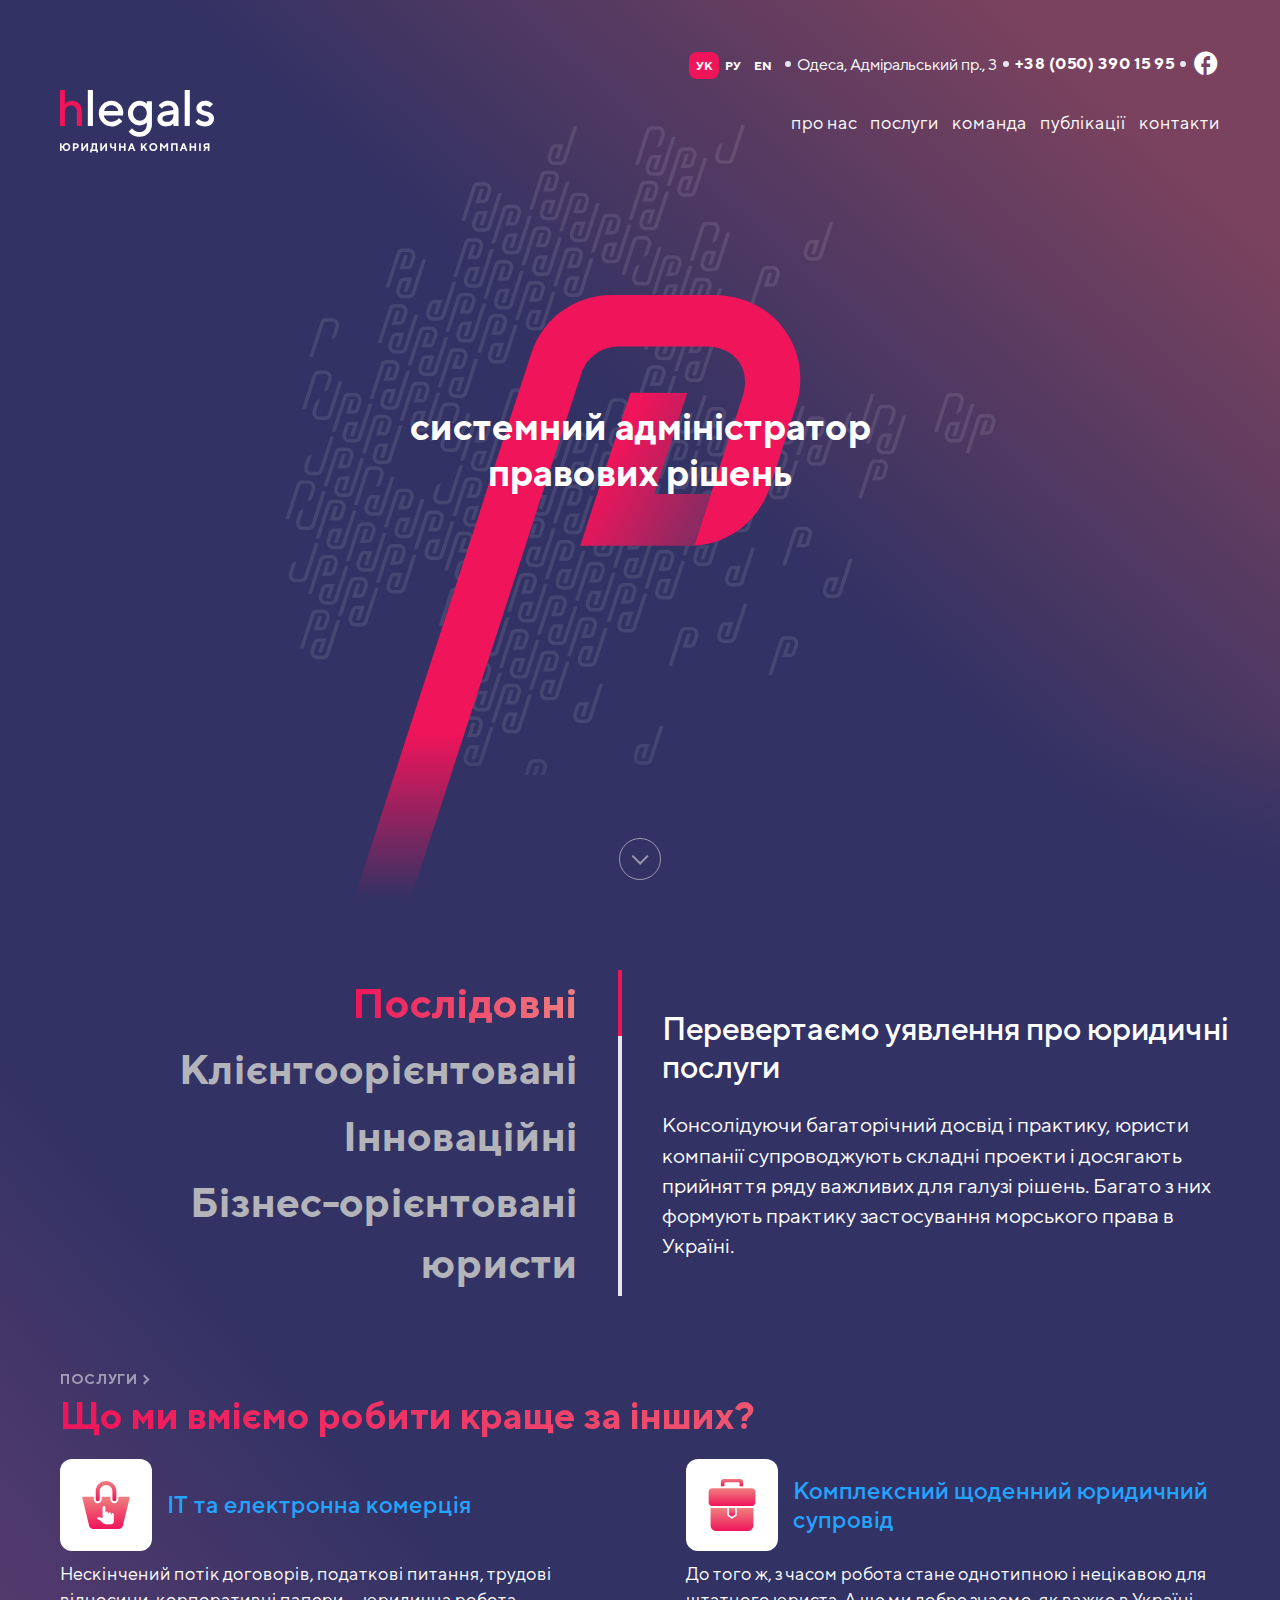
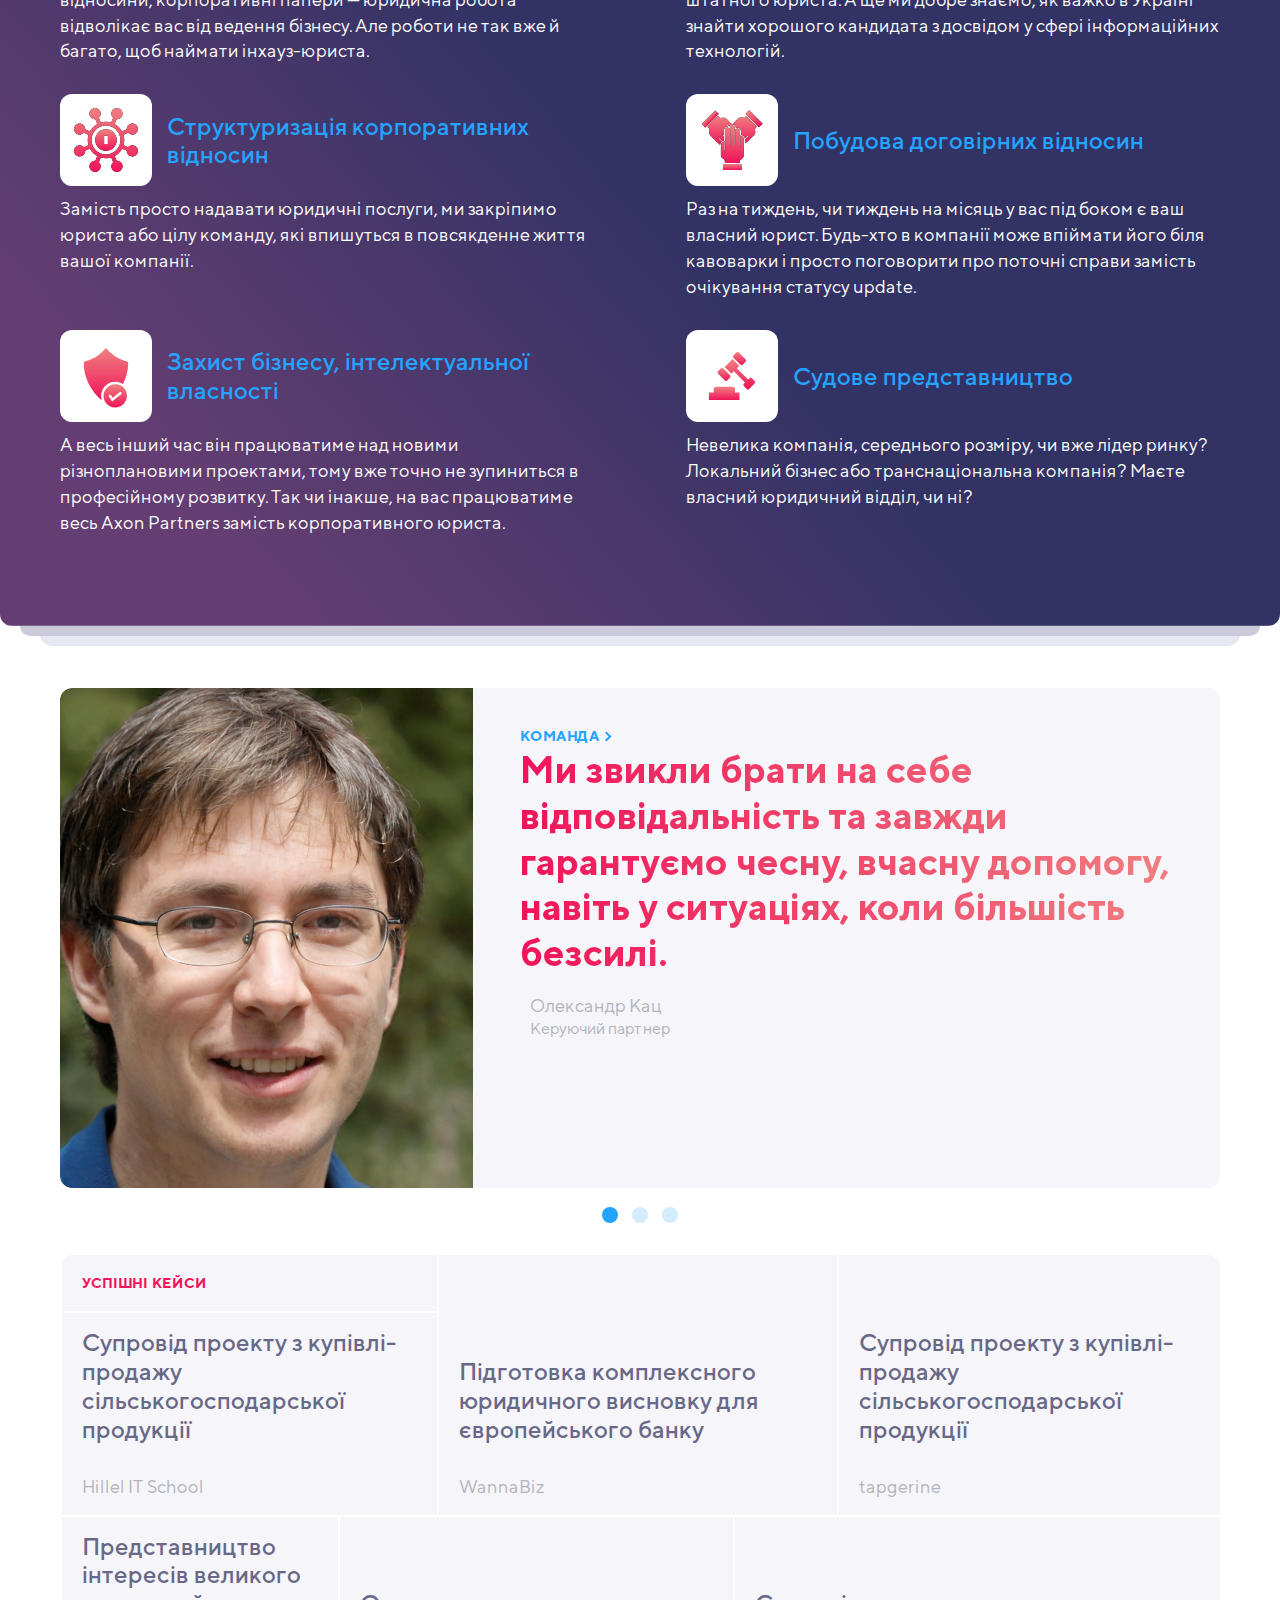
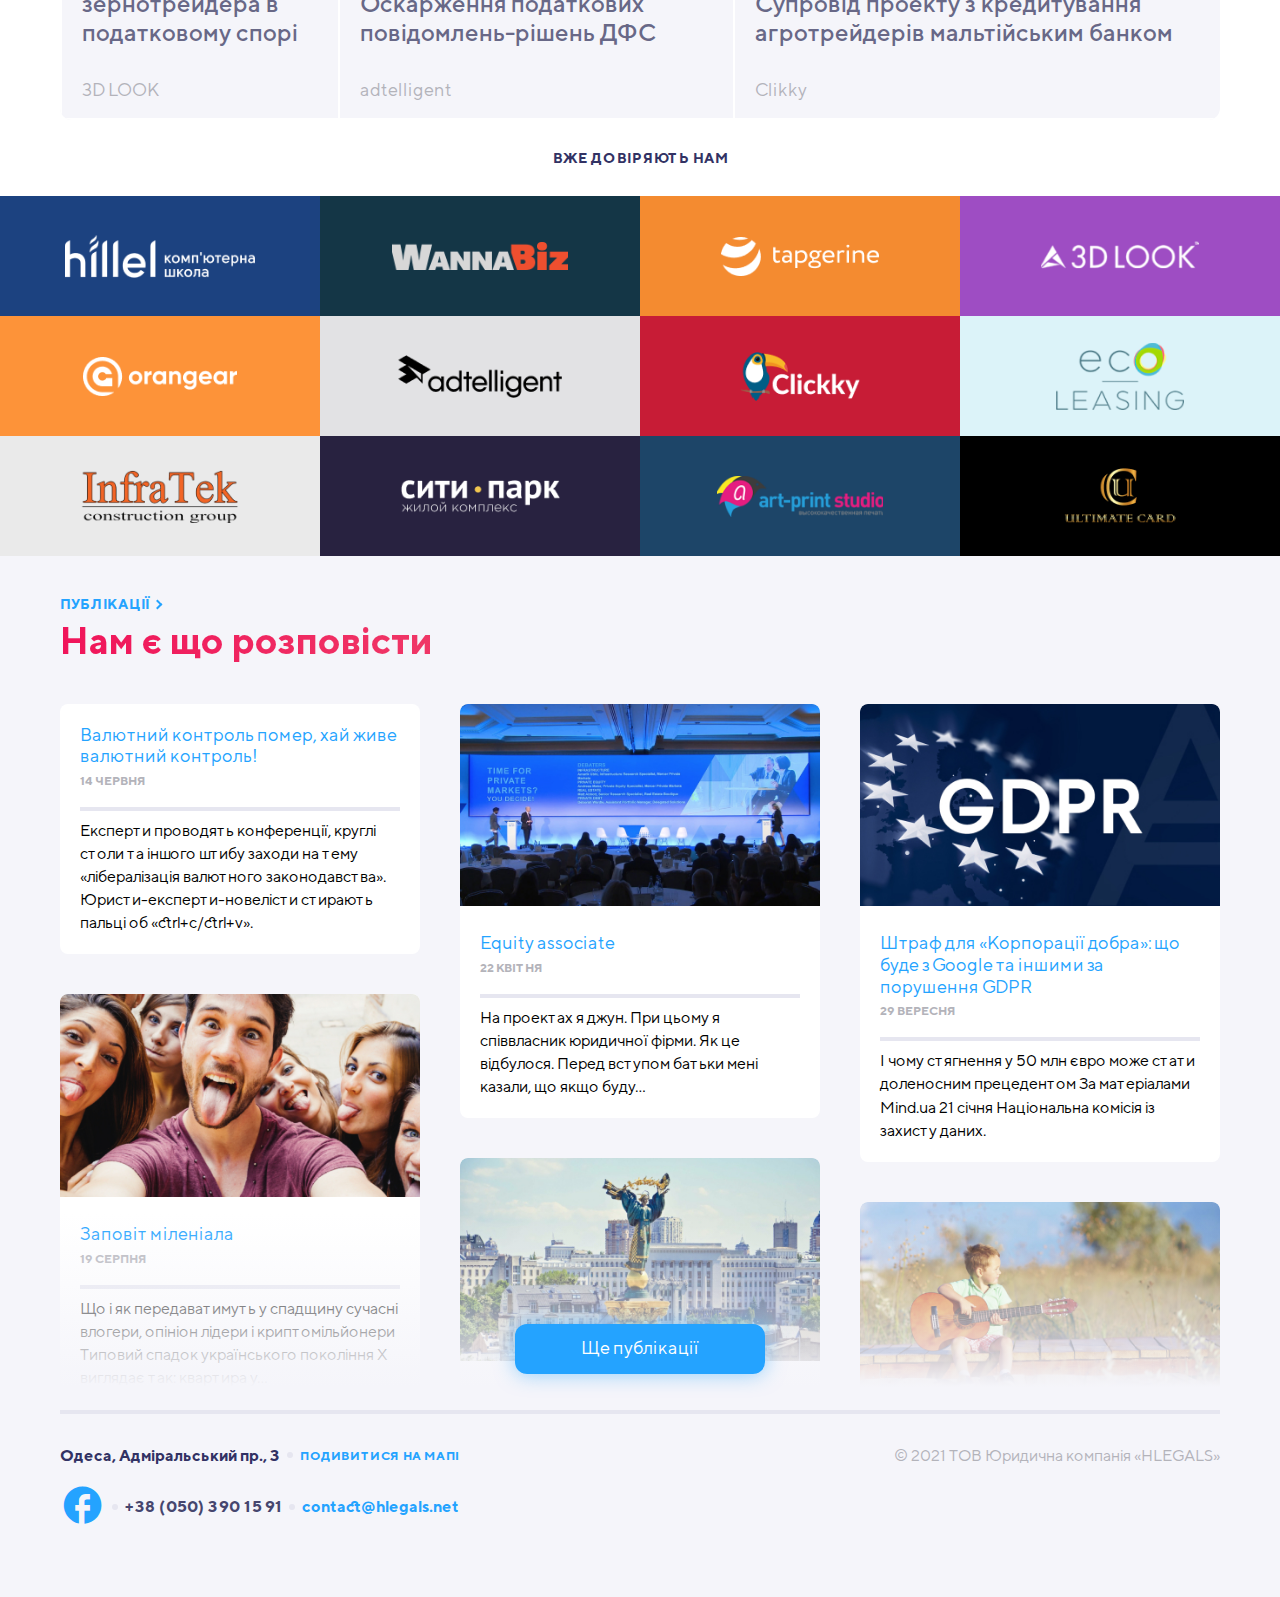
<file: mainproject/index.html>
<!DOCTYPE html>
<html lang="en">
<head>
    <meta charset="UTF-8">
    <meta http-equiv="X-UA-Compatible" content="IE=edge">
    <meta name="viewport" content="width=device-width, initial-scale=1.0">
    <link rel="stylesheet" href="css/style.css">
    <link rel="shortcut icon" href="images/favicon.png" type="image/png">
    <title>hlegals | Homepage</title>
</head>
<body class="mainpage">
    <div class="wrapper">
        <header class="header container">
            <div class="logo-nav">
                <a class="logo" href="#">
                    <img src="images/logo-white.svg" alt="logo">
                </a>
            </div>
            <div class="head-inf">
                <div class="inf">
                    <ul class="lang">
                        <li class="active"><a href="#">ук</a></li>
                        <li><a href="#">ру</a></li>
                        <li><a href="#">en</a></li>
                    </ul>
                    <div class="head-contact">
                        <address class="head-addr">Одеса, Адміральський пр., 3</address>
                        <a class="tel" href="tel:+380503901591">+38 (050) 390 15 95</a> 
                        <a class="fb" href="#" target="_blank"><span class="icon-facebook">&#xe900;</span></a>
                    </div>
                </div>
                <nav class="main-nav">
                    <input id="menu-toggle" type="checkbox">
                    <label class="menu-btn" for="menu-toggle">
                        <span></span>
                    </label>
                    <ul class="nav-list">
                        <label class="second" for="menu-toggle">
                            <span></span>
                        </label>
                        <li><a class="regular" href="about.html">про нас</a></li>
                        <li><a class="regular" href="#">послуги</a></li>
                        <li><a class="regular" href="team.html">команда</a></li>
                        <li><a class="regular" href="#">публікації</a></li>
                        <li><a class="regular" href="#">контакти</a></li>
                    </ul>
                </nav>
            </div>
        </header>
        <main class="main">
            <section class="firstscreen wrapper">
                <h1>системний адміністратор правових рішень</h1>
                <div class="scroll">
                    <a href="#scrn2" class="down"></a>
                </div>
            </section>
            <section id="scrn2" class="secondscreen wrapper">
                <div class="txt-slider container">
                    <ul class="utp bullet">
                        <li class="active"><a href="#">Послідовні</a></li>
                        <li><a href="#">Клієнтоорієнтовані</a></li>
                        <li><a href="#">Інноваційні</a></li>
                        <li><a href="#">Бізнес-орієнтовані юристи</a></li>
                    </ul>
                    <div class="utp-detail">
                        <span class="subtitle container">Послідовні</span>
                        <h2>Перевертаємо уявлення про юридичні послуги</h2>
                        <p>Консолідуючи багаторічний досвід і практику, юристи компанії супроводжують складні проекти і досягають прийняття ряду важливих для галузі рішень. Багато з них формують практику застосування морського права в Україні.</p>
                    </div>
                </div>
                <div class="container services">
                    <h3 class="caps"><a href="#">Послуги</a></h3>
                    <h2 class="hero">
                        Що ми вміємо робити краще за інших?
                    </h2>
                    <div class="serv-menu">
                        <div class="item">
                            <div class="item-mob">
                                <div class="bg-rounded">
                                    <img src="images/serv1.svg" alt="service-icon">
                                </div>
                                <h3><a class="regular" href="#">IT та електронна комерція</a></h3> 
                            </div>
                            <p>Нескінчений потік договорів, податкові питання, трудові відносини, корпоративні папери — юридична робота відволікає вас від ведення бізнесу. Але роботи не так вже й багато, щоб наймати інхауз-юриста.</p>
                        </div>
                        <div class="item">
                            <div class="item-mob">
                                <div class="bg-rounded">
                                    <img src="images/serv2.svg" alt="service-icon">
                                </div>
                                <h3><a class="regular" href="#">Комплексний щоденний юридичний супровід</a></h3>
                            </div>
                            <p>До того ж, з часом робота стане однотипною і нецікавою для штатного юриста. А ще ми добре знаємо, як важко в Україні знайти хорошого кандидата з досвідом у сфері інформаційних технологій.</p>
                        </div>
                        <div class="item">
                            <div class="item-mob">
                                <div class="bg-rounded">
                                    <img src="images/serv3.svg" alt="service-icon">
                                </div>
                                <h3><a class="regular" href="#">Структуризація корпоративних відносин</a></h3>
                            </div>
                            <p>Замість просто надавати юридичні послуги, ми закріпимо юриста або цілу команду, які впишуться в повсякденне життя вашої компанії.</p>
                        </div>
                        <div class="item">
                            <div class="item-mob">
                                <div class="bg-rounded">
                                    <img src="images/serv4.svg" alt="service-icon">
                                </div>
                                <h3><a class="regular" href="#">Побудовa договірних відносин</a></h3>   
                            </div>
                            <p>Раз на тиждень, чи тиждень на місяць у вас під боком є ваш власний юрист. Будь-хто в компанії може впіймати його біля кавоварки і просто поговорити про поточні справи замість очікування статусу update.</p>
                        </div>
                        <div class="item">
                            <div class="item-mob">
                                <div class="bg-rounded">
                                    <img src="images/serv5.svg" alt="service-icon">
                                </div>
                                <h3><a class="regular" href="#">Захист бізнесу, інтелектуальної власності</a></h3>
                            </div>
                            <p>А весь інший час він працюватиме над новими різноплановими проектами, тому вже точно не зупиниться в професійному розвитку. Так чи інакше, на вас працюватиме весь Axon Partners замість корпоративного юриста.</p>
                        </div>
                        <div class="item">
                            <div class="item-mob">
                                <div class="bg-rounded">
                                    <img src="images/serv6.svg" alt="service-icon">
                                </div>
                                <h3><a class="regular" href="#">Судове представництво</a></h3>
                            </div>
                            <p>Невелика компанія, середнього розміру, чи вже лідер ринку? Локальний бізнес або транснаціональна компанія? Маєте власний юридичний відділ, чи ні?</p>
                        </div>
                    </div>
                </div>
            </section>
            <section class="team-slider container">
                <div class="team-banner bg-rounded">
                    <a class="member-photo" href="team-member.html">
                        <img src="images/member-photo.jpg" alt="team-member">
                    </a>
                    <div class="member-text">
                        <h3 class="caps"><a class="regular" href="#">Команда</a></h3>
                        <a class="hero" href="team-member.html">
                            Ми звикли брати на себе відповідальність та завжди гарантуємо чесну, вчасну допомогу, навіть у ситуаціях, коли більшість безсилі.
                        </a>
                        <div class="name-position">
                            <div class="photo-mob">
                                <img src="images/photo-mob.jpg" alt="team-member">
                            </div>
                            <div class="name-position-mob">
                                <h4>Олександр Кац</h4>
                                <p>Керуючий партнер</p>
                            </div>
                        </div>
                    </div>
                </div>
                <ul class="bullet bullet-flex">
                    <li class="active"><a href="#"></a></li>
                    <li><a href="#"></a></li>
                    <li><a href="#"></a></li>
                </ul>
            </section>
            <section class="container">
                <div class="bg-rounded cases">
                    <div class="case-holder">
                        <h3 class="caps">Успішні кейси</h3>
                        <a class="" href="#">
                            <h3>Супровід проекту з купівлі-продажу сільськогосподарської продукції</h3>
                            <p>Hillel IT School</p>
                        </a>
                    </div>
                    <a class="case-holder" href="#">
                        <h3>Підготовка комплексного юридичного висновку для європейського банку</h3>
                        <p>WannaBiz</p>
                    </a>
                    <a class="case-holder" href="#">
                        <h3>Супровід проекту з купівлі-продажу сільськогосподарської продукції</h3>
                        <p>tapgerine</p>
                    </a>
                    <a class="case-holder" href="#">
                        <h3>Представництво інтересів великого зернотрейдера в податковому спорі</h3>
                        <p>3D LOOK</p>
                    </a>
                    <a class="case-holder" href="#">
                        <h3>Оскарження податкових повідомлень-рішень ДФС</h3>
                        <p>adtelligent</p>
                    </a>
                    <a class="case-holder" href="#">
                        <h3>Супровід проекту з кредитування агротрейдерів мальтійським банком</h3>
                        <p>Clikky</p>
                    </a>
                </div>
            </section>
            <section class="trust wrapper">
                <h3 class="caps">Вже довіряють нам</h3>
                <div class="partners">
                    <div class="logo-holder" style="background: #1c4280;">
                        <a href="#" target="_blank" rel="nofollow">
                            <img src="images/hilel.png" alt="hilel">
                        </a>
                    </div>
                    <div class="logo-holder" style="background: #143646;">
                        <a href="#" target="_blank" rel="nofollow">
                            <img src="images/wannabiz.png" alt="wannabiz">
                        </a>
                    </div>
                    <div class="logo-holder" style="background: #f48b30;">
                        <a href="#" target="_blank" rel="nofollow">
                            <img src="images/tapgerine.png" alt="tapgerine">
                        </a>
                    </div>
                    <div class="logo-holder" style="background: #9e4dc3;">
                        <a href="#" target="_blank" rel="nofollow">
                            <img src="images/dddlook.png" alt="dddlook">
                        </a>
                    </div>
                    <div class="logo-holder" style="background: #fd9339;">
                        <a href="#" target="_blank" rel="nofollow">
                            <img src="images/orangear.png" alt="orangear">
                        </a>
                    </div>
                    <div class="logo-holder" style="background: #e2e2e4;">
                        <a href="#" target="_blank" rel="nofollow">
                            <img src="images/adtelligent.png" alt="adtelligent">
                        </a>
                    </div>
                    <div class="logo-holder" style="background: #c71c36;">
                        <a href="#" target="_blank" rel="nofollow">
                            <img src="images/clickky.png" alt="clickky">
                        </a>
                    </div>
                    <div class="logo-holder" style="background: #dcf3f9;">
                        <a href="#" target="_blank" rel="nofollow">
                            <img src="images/ecolease.png" alt="ecolease">
                        </a>
                    </div>
                    <div class="logo-holder" style="background: #eaeaea;">
                        <a href="#" target="_blank" rel="nofollow">
                            <img src="images/infratek.png" alt="infratek">
                        </a>
                    </div>
                    <div class="logo-holder" style="background: #282240;">
                        <a href="#" target="_blank" rel="nofollow">
                            <img src="images/citypark.png" alt="citypark">
                        </a>
                    </div>
                    <div class="logo-holder" style="background: #1d4568;">
                        <a href="#" target="_blank" rel="nofollow">
                            <img src="images/artprint.png" alt="artprint">
                        </a>
                    </div>
                    <div class="logo-holder" style="background: #000;">
                        <a href="#" target="_blank" rel="nofollow">
                            <img src="images/ultimate-card.png" alt="ultimate-card">
                        </a>
                    </div>
                </div>
            </section>
            <section class="publications wrapper">
                <div class="pub-intro container">
                    <h3 class="caps"><a href="#" class="regular">Публікації</a></h3>
                    <h2 class="hero">
                        Нам є що розповісти
                    </h2>
                </div>
                <div class="container pub-board">
                    <div class="pub-column">
                        <div class="article">
                            <h4><a class="regular" href="#">Валютний контроль помер, хай живе валютний контроль!</a></h4>
                            <time class="date">14 червня</time>
                            <p>Експерти проводять конференції, круглі столи та іншого штибу заходи на тему «лібералізація валютного законодавства». Юристи-експерти-новелісти стирають пальці об «ctrl+c/ctrl+v».</p>
                        </div>
                        <div class="article">
                            <a href="#"><img src="images/faces.jpg" alt="faces"></a>
                            <h4><a class="regular" href="#">Заповіт міленіала</a></h4>
                            <time class="date">19 серпня</time>
                            <p>Що і як передаватимуть у спадщину сучасні влогери, опініон лідери і криптомільйонери Типовий спадок українського покоління Х виглядає так: квартира у…</p>
                        </div>
                        <div class="article">
                            <a href="#"><img src="images/equity.jpg" alt="equity"></a>
                            <h4><a class="regular" href="#">Equity associate</a></h4>
                            <time class="date">22 квітня</time>
                            <p>На проектах я джун. При цьому я співвласник юридичної фірми. Як це відбулося. Перед вступом батьки мені казали, що якщо буду…</p>
                        </div>
                        <div class="article">
                            <a href="#"><img src="images/maidan.jpg" alt="maidan"></a>
                            <h4><a class="regular" href="#">Закон про мови: як зробити свій сайт відповідним</a></h4>
                            <time class="date">19 серпня</time>
                            <p>Наталія Кирик, керівник контент студії Wordfactory.ua По-перше, це красиво! Це аргумент номер один на користь україномовного сайту. По-друге, це ефективно. У…</p>
                        </div>
                        <div class="article">
                            <a href="#"><img src="images/gdpr.jpg" alt="gdpr"></a>
                            <h4><a class="regular" href="#">Штраф для «Корпорації добра»: що буде з Google та іншими за порушення GDPR</a></h4>
                            <time class="date">29 вересня</time>
                            <p>І чому стягнення у 50 млн євро може стати доленосним прецедентом За матеріалами Mind.ua 21 січня Національна комісія із захисту даних.</p>
                        </div>
                        <div class="article">
                            <a href="#"><img src="images/boy.jpg" alt="boy"></a>
                            <h4><a class="regular" href="#">Компенсація витрат на навчання дитини в дитячому садку та школі</a></h4>
                            <time class="date">5 Лютого 2018</time>
                            <p>Про що йде мова В червні цього року Верховна Рада внесла зміни до Податкового кодексу України. Відтепер батьки, які отримують офіційну…</p>
                        </div>
                    </div>
                </div>
                <div class="more-pubs container separator">
                    <button class="btn">Ще публікації</button>
                </div>
            </section>
        </main>
        <footer class="footer wrapper">
            <div class="container footer-flex">
                <div class="contacts">
                    <div class="footer-holder">
                        <address class="foot-addr"><strong class="strong">Одеса</strong>, Адміральський пр., 3</address>
                        <a class="caps regular" href="#">Подивитися на мапі</a>
                    </div>
                    <div class="footer-holder">
                        <a class="fb  regular" href="#" target="_blank"><span class="icon-facebook">&#xe900;</span></a>
                        <a class="tel" href="tel:+380503901591">+38 (050) 390 15 91</a>
                        <a class="mail  regular" href="mailto:contact@hlegals.net">contact@hlegals.net</a>
                    </div>
                </div>
                <div class="copy">
                    <p>© 2021 ТОВ Юридична компанія «HLEGALS»</p>
                </div>
            </div>
        </footer>
    </div>
</body>
</html>
</file>
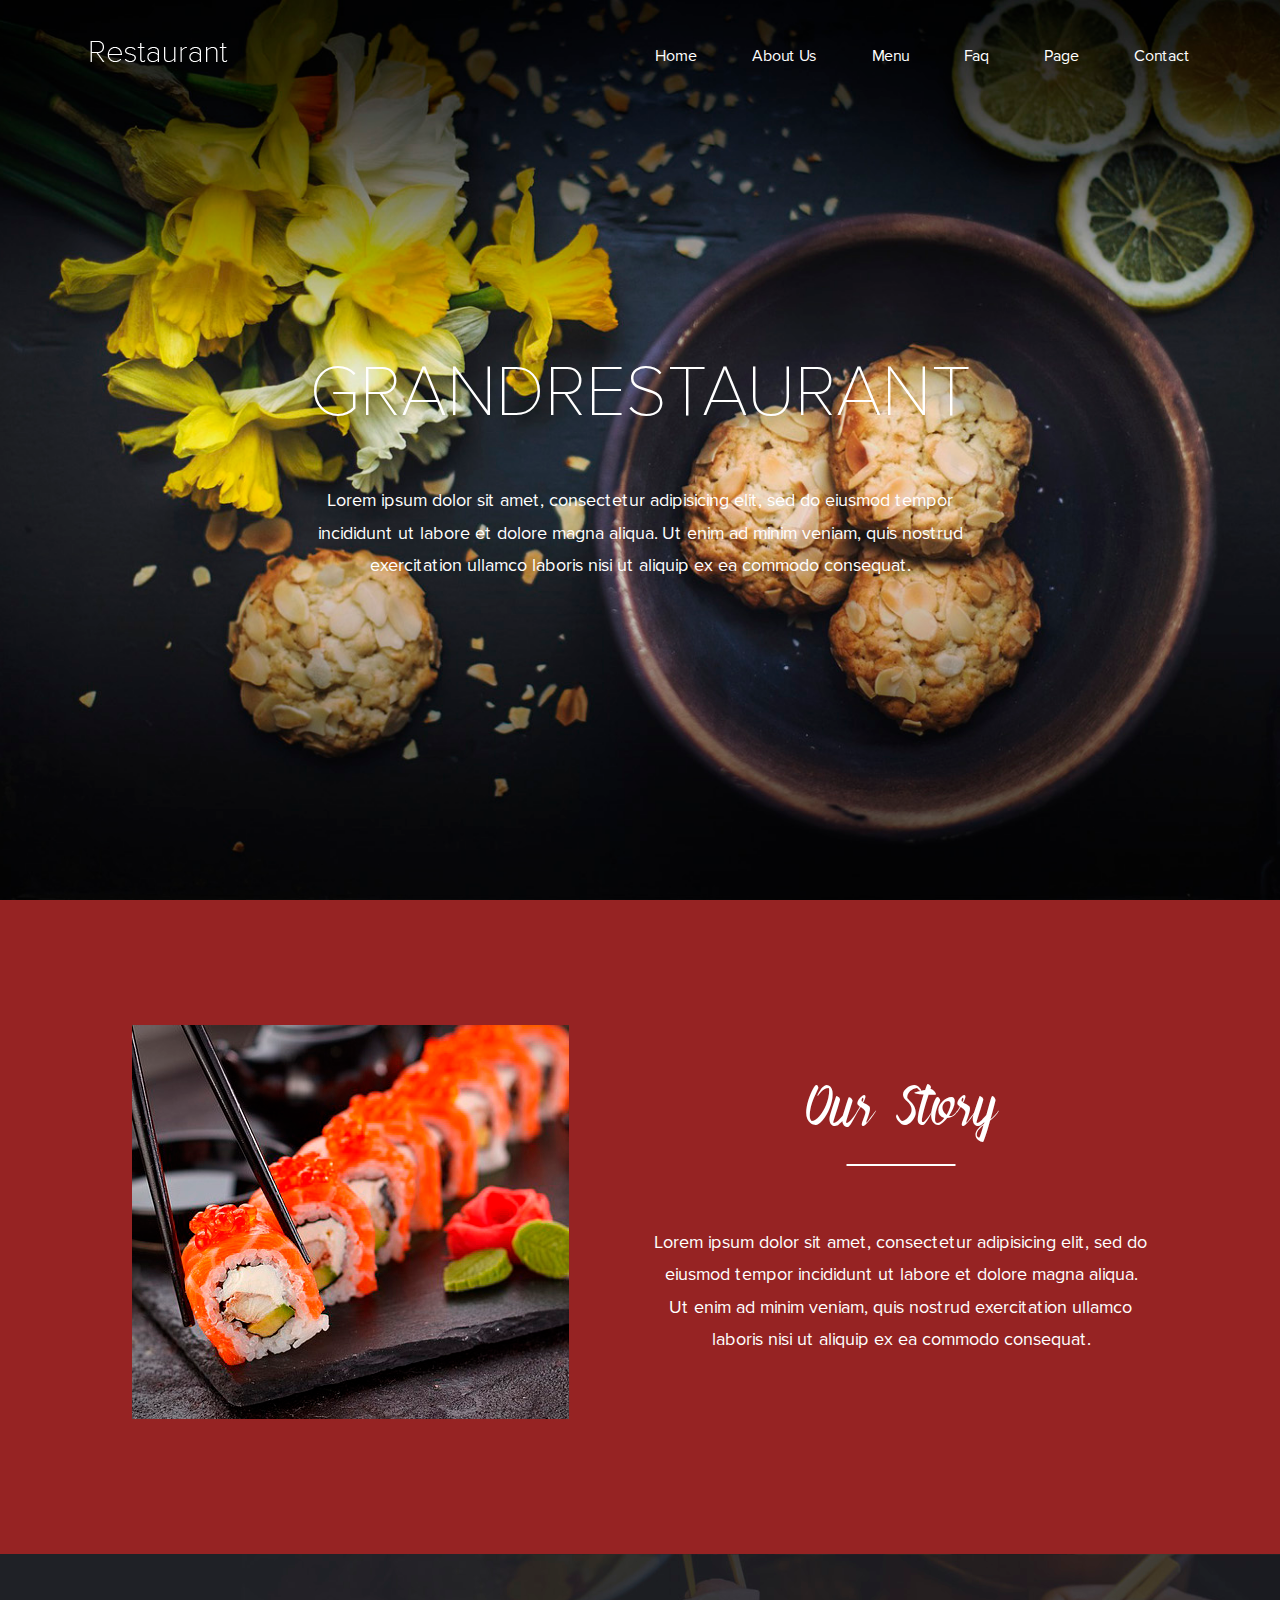
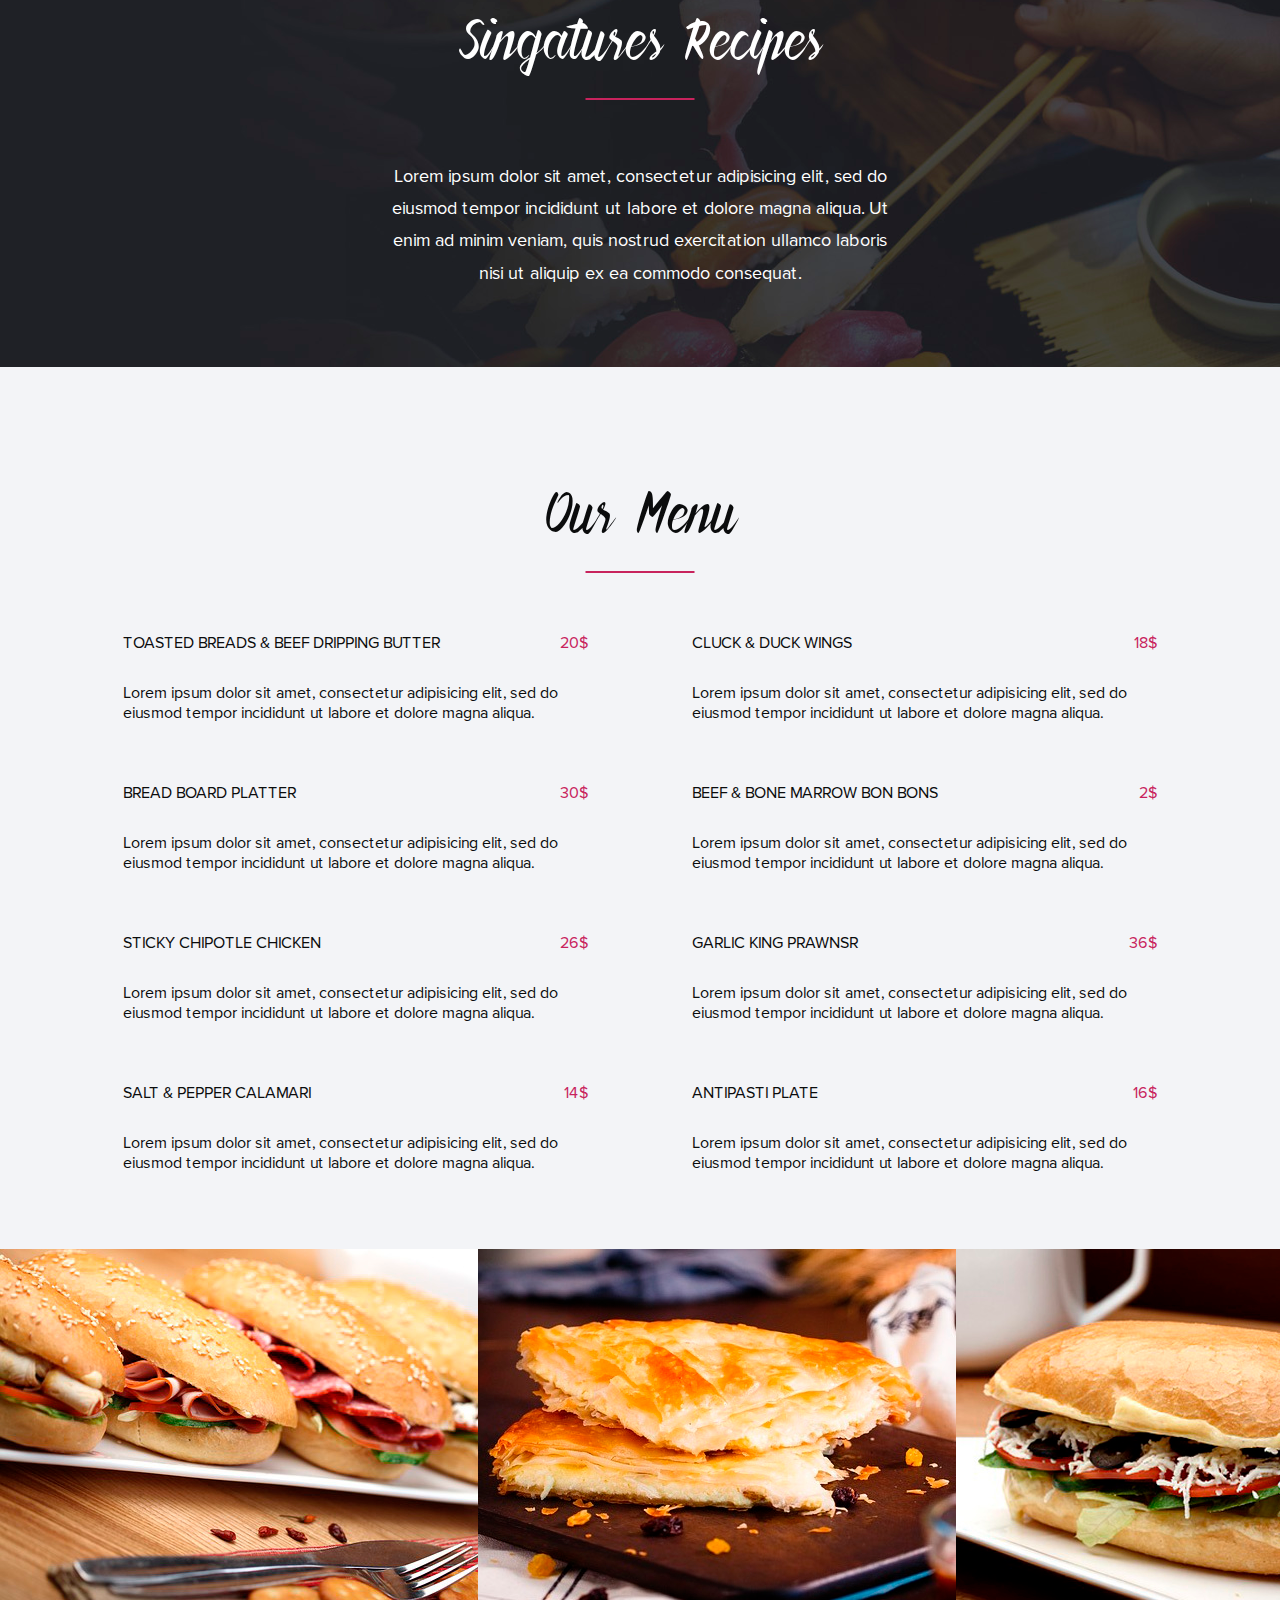
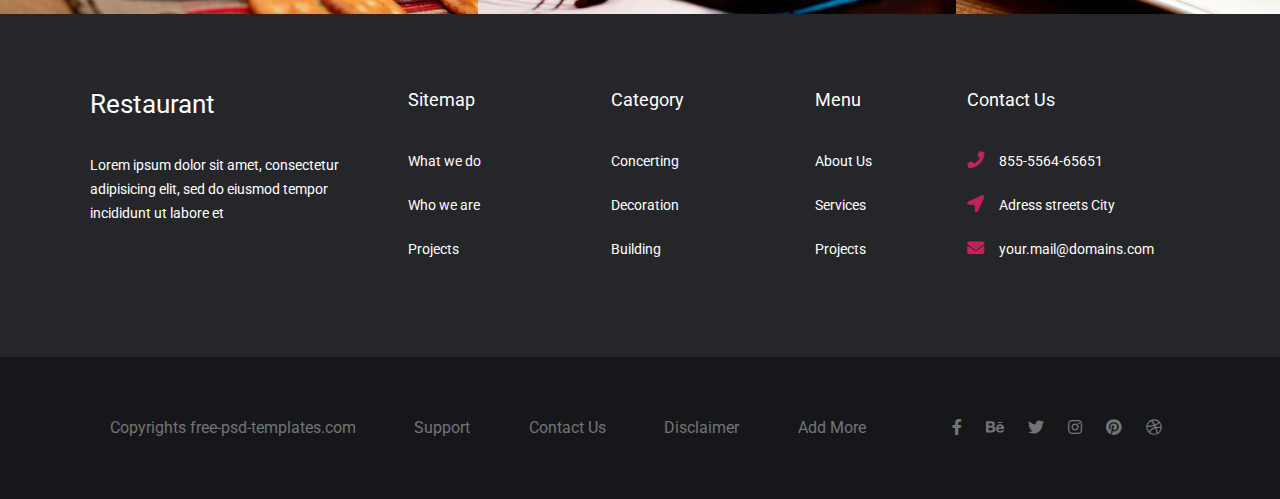
<file: project12/index.html>
<!DOCTYPE html>
<html lang="en">
<head>
    <meta charset="UTF-8">
    <meta http-equiv="X-UA-Compatible" content="IE=edge">
    <meta name="viewport" content="width=device-width, initial-scale=1.0">
    <link rel="stylesheet"  href="reset.css">
    <link rel="shortcut icon" href="images/favicon.png" type="image/png">
    <link rel="preconnect" href="https://fonts.googleapis.com">
    <link rel="preconnect" href="https://fonts.gstatic.com" crossorigin>
    <link href="https://fonts.googleapis.com/css2?family=Roboto:wght@400;700&display=swap" rel="stylesheet">
    <link rel="stylesheet"  href="main.css">
    <link rel="stylesheet"  href="all.css">
    <title>Restaurant</title>
</head>
<body>
    <div class="wrapper">
        <header class="container header">
            <div class="logo">
                <a href="#">
                    <img src="images/logo.png" alt="restaurant">
                </a>
            </div>
            <nav class="main-nav">
                <div class="hamburger-menu">
                    <input id="menu-toggle" type="checkbox">
                    <label class="menu-btn" for="menu-toggle">
                        <span></span>
                    </label>
                <ul class="nav-list">
                    <li><a href="#">Home</a></li>
                    <li><a href="#part1">About Us</a></li>
                    <li class="has-sub">
                        <a href="#part2">Menu</a>
                        <ul class="submenu">
                            <li><a href="#">Main Course</a></li>
                            <li><a href="#">Wine Map</a></li>
                            <li><a href="#">Kid's Мenu</a></li>
                        </ul>
                    </li>
                    <li><a href="#">Faq</a></li>
                    <li class="has-sub">
                        <a href="#">Page</a>
                        <ul class="submenu">
                            <li><a href="#">Some Page 1</a></li>
                            <li><a href="#">Some Page 2</a></li>
                            <li><a href="#">Some Page 3</a></li>
                        </ul>
                    </li>
                    <li><a href="#part3">Contact</a></li>
                </ul>
                </div>
            </nav>
        </header>
        <main class="main">
            <div class="first-screen">
                <div class="container">
                    <h1>Grandrestaurant</h1>
                    <p>Lorem ipsum dolor sit amet, consectetur adipisicing elit, sed do eiusmod tempor incididunt ut labore et dolore magna aliqua. Ut enim ad minim veniam, quis nostrud exercitation ullamco laboris nisi ut aliquip ex ea commodo consequat.</p>
                </div>
            </div>
            <div class="story" id="part1">
                <div class="container story-flex">
                    <div class="susi">
                        <img src="images/img-content02.jpg" alt="susi">
                    </div>
                    <div class="story-text">
                        <h2>Our Story</h2>
                        <p>Lorem ipsum dolor sit amet, consectetur adipisicing elit, sed do eiusmod tempor incididunt ut labore et dolore magna aliqua. Ut enim ad minim veniam, quis nostrud exercitation ullamco laboris nisi ut aliquip ex ea commodo consequat.</p>
                    </div>
                </div>
            </div>
            <div class="recipes">
                <div class="container">
                    <h2>Singatures Recipes</h2>
                    <p>Lorem ipsum dolor sit amet, consectetur adipisicing elit, sed do eiusmod tempor incididunt ut labore et dolore magna aliqua. Ut enim ad minim veniam, quis nostrud exercitation ullamco laboris nisi ut aliquip ex ea commodo consequat.</p>
                </div>
            </div>
            <div class="wrapper">
                <div class="menu container" id="part2">
                    <h2>Our Menu</h2>
                    <div class="menu-items">
                        <ul class="items">
                            <li>
                                <div class="name-price">
                                    <h3>TOASTED BREADS & BEEF DRIPPING BUTTER</h3>
                                    <span class="price">20$</span>
                                </div>
                                <p>Lorem ipsum dolor sit amet, consectetur adipisicing elit, sed do eiusmod tempor incididunt ut labore et dolore magna aliqua.</p>
                            </li>
                            <li>
                                <div class="name-price">
                                    <h3>CLUCK & DUCK WINGS</h3>
                                    <span class="price">18$</span>
                                </div>
                                <p>Lorem ipsum dolor sit amet, consectetur adipisicing elit, sed do eiusmod tempor incididunt ut labore et dolore magna aliqua.</p>
                            </li>
                            <li>
                                <div class="name-price">
                                    <h3>BREAD BOARD PLATTER</h3>
                                    <span class="price">30$</span>
                                </div>    
                                <p>Lorem ipsum dolor sit amet, consectetur adipisicing elit, sed do eiusmod tempor incididunt ut labore et dolore magna aliqua.</p>
                            </li>
                            <li>
                                <div class="name-price">
                                    <h3>BEEF & BONE MARROW BON BONS</h3>
                                    <span class="price">2$</span>
                                </div>
                                <p>Lorem ipsum dolor sit amet, consectetur adipisicing elit, sed do eiusmod tempor incididunt ut labore et dolore magna aliqua.</p>
                            </li>
                            <li>
                                <div class="name-price">
                                    <h3>STICKY CHIPOTLE CHICKEN</h3>
                                    <span class="price">26$</span>
                                </div>
                                <p>Lorem ipsum dolor sit amet, consectetur adipisicing elit, sed do eiusmod tempor incididunt ut labore et dolore magna aliqua.</p>
                            </li>
                            <li>
                                <div class="name-price">
                                    <h3>GARLIC KING PRAWNSR</h3>
                                    <span class="price">36$</span>
                                </div>
                                <p>Lorem ipsum dolor sit amet, consectetur adipisicing elit, sed do eiusmod tempor incididunt ut labore et dolore magna aliqua.</p>
                            </li>
                            <li>
                                <div class="name-price">
                                    <h3>SALT & PEPPER CALAMARI</h3>
                                    <span class="price">14$</span>
                                </div>
                                <p>Lorem ipsum dolor sit amet, consectetur adipisicing elit, sed do eiusmod tempor incididunt ut labore et dolore magna aliqua.</p>
                            </li>
                            <li>
                                <div class="name-price">
                                    <h3>ANTIPASTI PLATE</h3>
                                    <span class="price">16$</span>
                                </div>
                                <p>Lorem ipsum dolor sit amet, consectetur adipisicing elit, sed do eiusmod tempor incididunt ut labore et dolore magna aliqua.</p>
                            </li>
                        </ul>
                    </div>
                </div>
            </div>
            <div class="img-wrapper">
                <div class="card">
                    <div class="card-content">
                        <img src="images/img-content04.jpg" alt="sandwich">
                    </div>
                    <div class="link">
                        <p>Чудо-блюдо1</p>
                    </div>
                </div>
                <div class="card">
                    <div class="card-content">
                        <img src="images/img-content03.jpg" alt="pie">
                    </div>
                    <div class="link">
                        <p>Чудо-блюдо2</p>
                    </div>
                </div>
                <div class="card">
                    <div class="card-content">
                        <img src="images/img-content05.jpg" alt="sandwich2">
                    </div>
                    <div class="link">
                        <p>Чудо-блюдо3</p>
                    </div>
                </div>
                <div class="card">
                    <div class="card-content">
                        <img src="images/img-content04.jpg" alt="sandwich">
                    </div>
                    <div class="link">
                        <p>Чудо-блюдо1</p>
                    </div>
                </div>
                <div class="card">
                    <div class="card-content">
                        <img src="images/img-content03.jpg" alt="pie">
                    </div>
                    <div class="link">
                        <p>Чудо-блюдо2</p>
                    </div>
                </div>
                <div class="card">
                    <div class="card-content">
                        <img src="images/img-content05.jpg" alt="sandwich2">
                    </div>
                    <div class="link">
                        <p>Чудо-блюдо3</p>
                    </div>
                </div>
                <div class="card">
                    <div class="card-content">
                        <img src="images/img-content04.jpg" alt="sandwich">
                    </div>
                    <div class="link">
                        <p>Чудо-блюдо1</p>
                    </div>
                </div>
                <div class="card">
                    <div class="card-content">
                        <img src="images/img-content03.jpg" alt="pie">
                    </div>
                    <div class="link">
                        <p>Чудо-блюдо2</p>
                    </div>
                </div>
                <div class="card">
                    <div class="card-content">
                        <img src="images/img-content05.jpg" alt="sandwich2">
                    </div>
                    <div class="link">
                        <p>Чудо-блюдо3</p>
                    </div>
                </div>
                <div class="card">
                    <div class="card-content">
                        <img src="images/img-content04.jpg" alt="sandwich">
                    </div>
                    <div class="link">
                        <p>Чудо-блюдо1</p>
                    </div>
                </div>
                <div class="card">
                    <div class="card-content">
                        <img src="images/img-content03.jpg" alt="pie">
                    </div>
                    <div class="link">
                        <p>Чудо-блюдо2</p>
                    </div>
                </div>
                <div class="card">
                    <div class="card-content">
                        <img src="images/img-content05.jpg" alt="sandwich2">
                    </div>
                    <div class="link">
                        <p>Чудо-блюдо3</p>
                    </div>
                </div>
                <div class="card">
                    <div class="card-content">
                        <img src="images/img-content04.jpg" alt="sandwich">
                    </div>
                    <div class="link">
                        <p>Чудо-блюдо1</p>
                    </div>
                </div>
            </div>
        </main>
        <footer id="part3" class="footer">
            <div class="wrapper">
                <div class="container footer-flex">
                    <div class="left">
                        <h3>Restaurant</h3>
                        <p>Lorem ipsum dolor sit amet, consectetur adipisicing elit, sed do eiusmod tempor incididunt ut labore et</p>
                    </div>
                    <div class="center">
                        <div>
                            <h4>Sitemap</h4>
                            <ul>
                                <li><a href="#">What we do</a></li>
                                <li><a href="#">Who we are</a></li>
                                <li><a href="#">Projects</a></li>
                            </ul>
                        </div>
                        <div>
                            <h4>Category</h4>
                            <ul>
                                <li><a href="#">Concerting</a></li>
                                <li><a href="#">Decoration</a></li>
                                <li><a href="#">Building</a></li>
                            </ul>
                        </div>
                        <div>
                            <h4>Menu</h4>
                            <ul>
                                <li><a href="#">About Us</a></li>
                                <li><a href="#">Services</a></li>
                                <li><a href="#">Projects</a></li>
                            </ul>
                        </div>
                    </div>
                    <div class="right">
                        <h4>Contact Us</h4>
                            <ul>
                                <li><a href="tel:855556465651"><i class="fas fa-phone"></i>855-5564-65651</a></li>
                                <li><a href="#"><i class="fas fa-location-arrow"></i>Adress streets City</a></li>
                                <li><a href="mailto:your.mail@domains.com"><i class="fas fa-envelope"></i>your.mail@domains.com</a></li>
                            </ul>
                    </div>
                </div>
            </div>
            <div class="wrapper">
                <div class="container bottom">
                    <div class="bottom-left">
                        <p>Copyrights <span><a href="#" target="_blank">free-psd-templates.com</a></span></p>
                    </div>
                    <div class="bottom-center">
                        <ul>
                            <li><a href="#">Support</a></li>
                            <li><a href="#">Contact Us</a></li>
                            <li><a href="#">Disclaimer</a></li>
                            <li><a href="#">Add More</a></li>
                        </ul>
                    </div>
                    <div class="bottom-right">
                        <a href="#" target="_blank"><i class="fab fa-facebook-f"></i></a>
                        <a href="#" target="_blank"><i class="fab fa-behance"></i></a>
                        <a href="#" target="_blank"><i class="fab fa-twitter"></i></a>
                        <a href="#" target="_blank"><i class="fab fa-instagram"></i></a>
                        <a href="#" target="_blank"><i class="fab fa-pinterest"></i></a>
                        <a href="#" target="_blank"><i class="fab fa-dribbble"></i></a>
                    </div>
                </div>
            </div>
        </footer>
    </div>
</body>
</html>
</file>
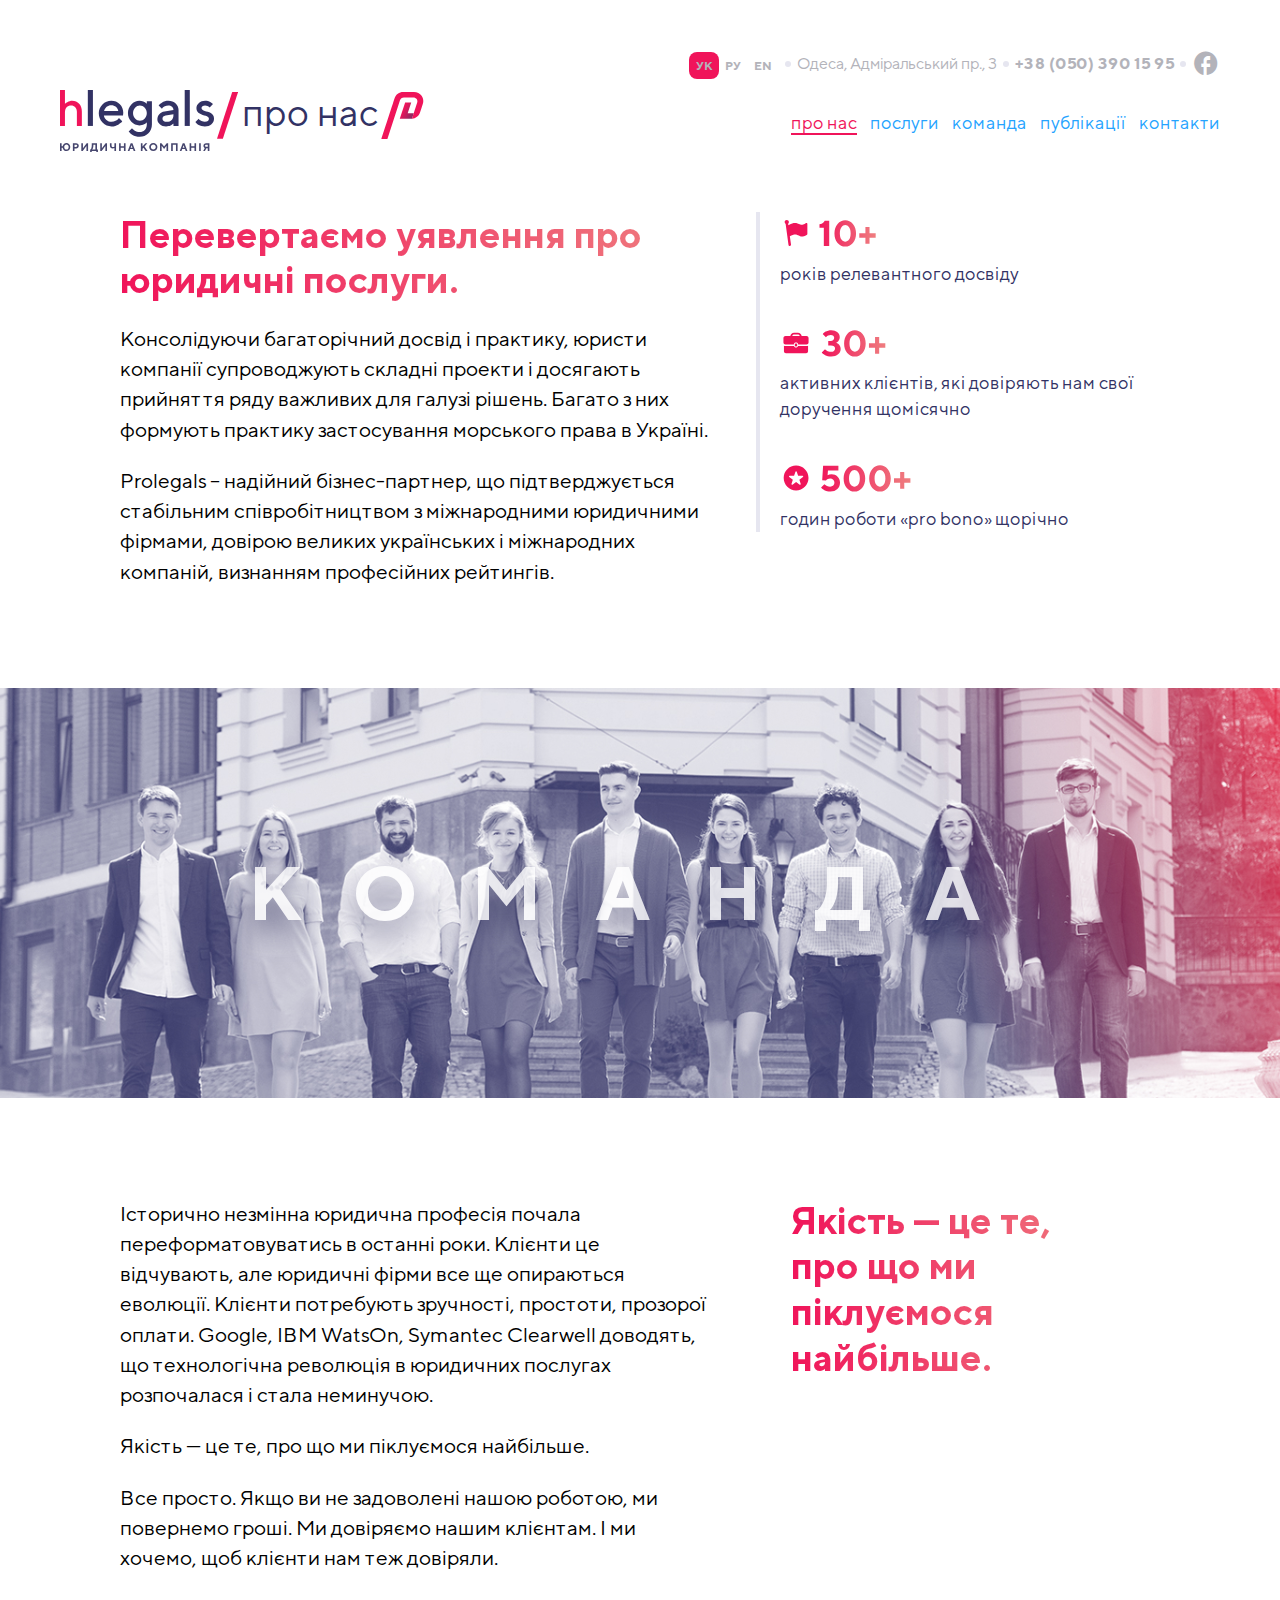
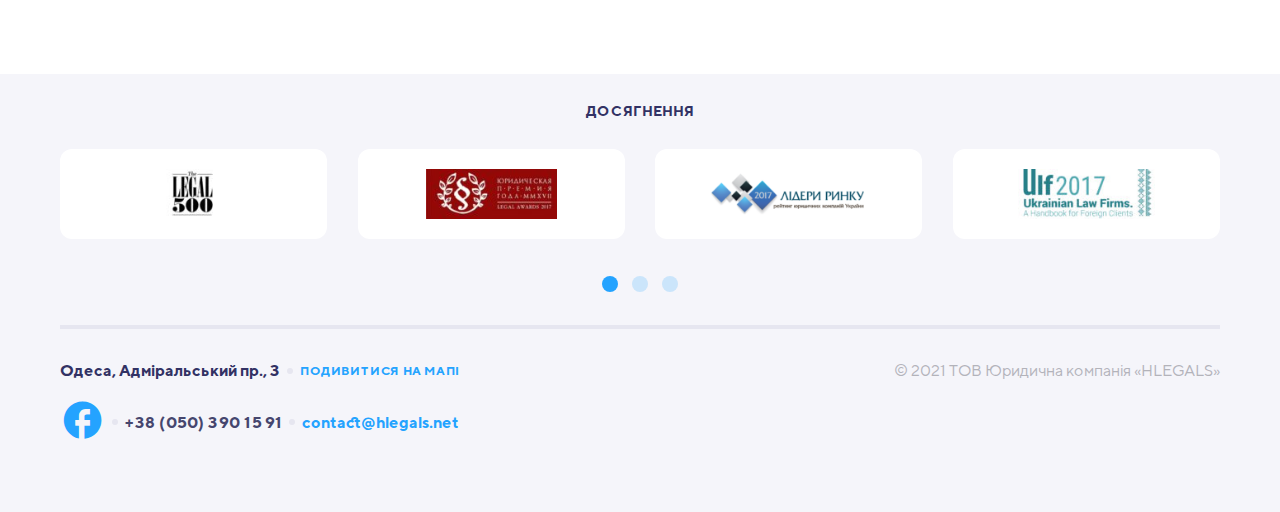
<file: mainproject/about.html>
<!DOCTYPE html>
<html lang="en">
<head>
    <meta charset="UTF-8">
    <meta http-equiv="X-UA-Compatible" content="IE=edge">
    <meta name="viewport" content="width=device-width, initial-scale=1.0">
    <link rel="stylesheet" href="css/style.css">
    <link rel="shortcut icon" href="images/favicon.png" type="image/png">
    <title>hlegals | About</title>
</head>
<body>
    <div class="wrapper">
        <header class="header container">
            <div class="logo-nav">
                <a class="logo" href="#">
                    <img src="images/logo-dark.svg" alt="logo">
                </a>
                <span class="breadcrumb">про нас</span>
            </div>
            <div class="head-inf">
                <div class="inf">
                    <ul class="lang">
                        <li class="active"><a href="#">ук</a></li>
                        <li><a href="#">ру</a></li>
                        <li><a href="#">en</a></li>
                    </ul>
                    <div class="head-contact">
                        <address class="head-addr">Одеса, Адміральський пр., 3</address>
                        <a class="tel" href="tel:+380503901591">+38 (050) 390 15 95</a> 
                        <a class="fb" href="#" target="_blank"><span class="icon-facebook">&#xe900;</span></a>
                    </div>
                </div>
                <nav class="main-nav">
                    <input id="menu-toggle" type="checkbox">
                    <label class="menu-btn" for="menu-toggle">
                        <span></span>
                    </label>
                    <ul class="nav-list">
                        <label class="second" for="menu-toggle">
                            <span></span>
                        </label>
                        <li class="active"><a class="regular" href="about.html">про нас</a></li>
                        <li><a class="regular" href="#">послуги</a></li>
                        <li><a class="regular" href="team.html">команда</a></li>
                        <li><a class="regular" href="#">публікації</a></li>
                        <li><a class="regular" href="#">контакти</a></li>
                    </ul>
                </nav>
            </div>
        </header>
        <main class="main">
            <div class="container achievements">
                <div class="achiev-text">
                    <h2 class="hero">Перевертаємо уявлення про юридичні послуги.</h2>
                    <p>Консолідуючи багаторічний досвід і практику, юристи компанії супроводжують складні проекти і досягають прийняття ряду важливих для галузі рішень. Багато з них формують практику застосування морського права в Україні.</p>
                    <p>Prolegals – надійний бізнес-партнер, що підтверджується стабільним співробітництвом з міжнародними юридичними фірмами, довірою великих українських і міжнародних компаній, визнанням професійних рейтингів.</p>
                </div>
                <div class="medals">
                    <img src="images/experience.svg" alt="medal">
                    <p>років релевантного досвіду</p>
                    <img src="images/clients.svg" alt="medal">
                    <p>активних клієнтів, які довіряють нам свої доручення щомісячно</p>
                    <img src="images/probono.svg" alt="medal">
                    <p>годин роботи «pro bono» щорічно</p>
                </div>
            </div>
            <div class="team-photo">
                <h1>Команда</h1>
            </div>
            <div class="container achievements">
                <div class="achiev-text">
                    <p>Історично незмінна юридична професія почала переформатовуватись в останні роки. Клієнти це відчувають, але юридичні фірми все ще опираються еволюції. Клієнти потребують зручності, простоти, прозорої оплати. Google, IBM WatsОn, Symantec Clearwell доводять, що технологічна революція в юридичних послугах розпочалася і стала неминучою.</p>
                    <p>Якість — це те, про що ми піклуємося найбільше.</p>
                    <p>Все просто. Якщо ви не задоволені нашою роботою, ми повернемо гроші. Ми довіряємо нашим клієнтам. І ми хочемо, щоб клієнти нам теж довіряли.</p>
                </div>
                <div class="moto">
                    <h2 class="hero">Якість — це те, про що ми піклуємося найбільше.</h2>
                </div>
            </div>
            <div class="ach-banners wrapper">
                <h3 class="caps">Досягнення</h3>
                <div class="banner-area container">
                    <div class="banner-ach">
                        <img src="images/banner-img1.png" alt="achievement">
                    </div>
                    <div class="banner-ach">
                        <img src="images/banner-img2.png" alt="achievement">
                    </div>
                    <div class="banner-ach">
                        <img src="images/banner-img3.png" alt="achievement">
                    </div>
                    <div class="banner-ach">
                        <img src="images/banner-img4.png" alt="achievement">
                    </div>
                </div>
                <div class="separator container">
                    <ul class="bullet bullet-flex ">
                        <li class="active"><a href="#"></a></li>
                        <li><a href="#"></a></li>
                        <li><a href="#"></a></li>
                        <li><a href="#"></a></li>
                        <li><a href="#"></a></li>
                        <li><a href="#"></a></li>
                    </ul>
                </div>
            </div>
        </main>
        <footer class="footer wrapper">
            <div class="container footer-flex">
                <div class="contacts">
                    <div class="footer-holder">
                        <address class="foot-addr"><strong class="strong">Одеса</strong>, Адміральський пр., 3</address>
                        <a class="caps regular" href="#">Подивитися на мапі</a>
                    </div>
                    <div class="footer-holder">
                        <a class="fb  regular" href="#" target="_blank"><span class="icon-facebook">&#xe900;</span></a>
                        <a class="tel" href="tel:+380503901591">+38 (050) 390 15 91</a>
                        <a class="mail  regular" href="mailto:contact@hlegals.net">contact@hlegals.net</a>
                    </div>
                </div>
                <div class="copy">
                    <p>© 2021 ТОВ Юридична компанія «HLEGALS»</p>
                </div>
            </div>
        </footer>
    </div>
</body>
</html>
</file>
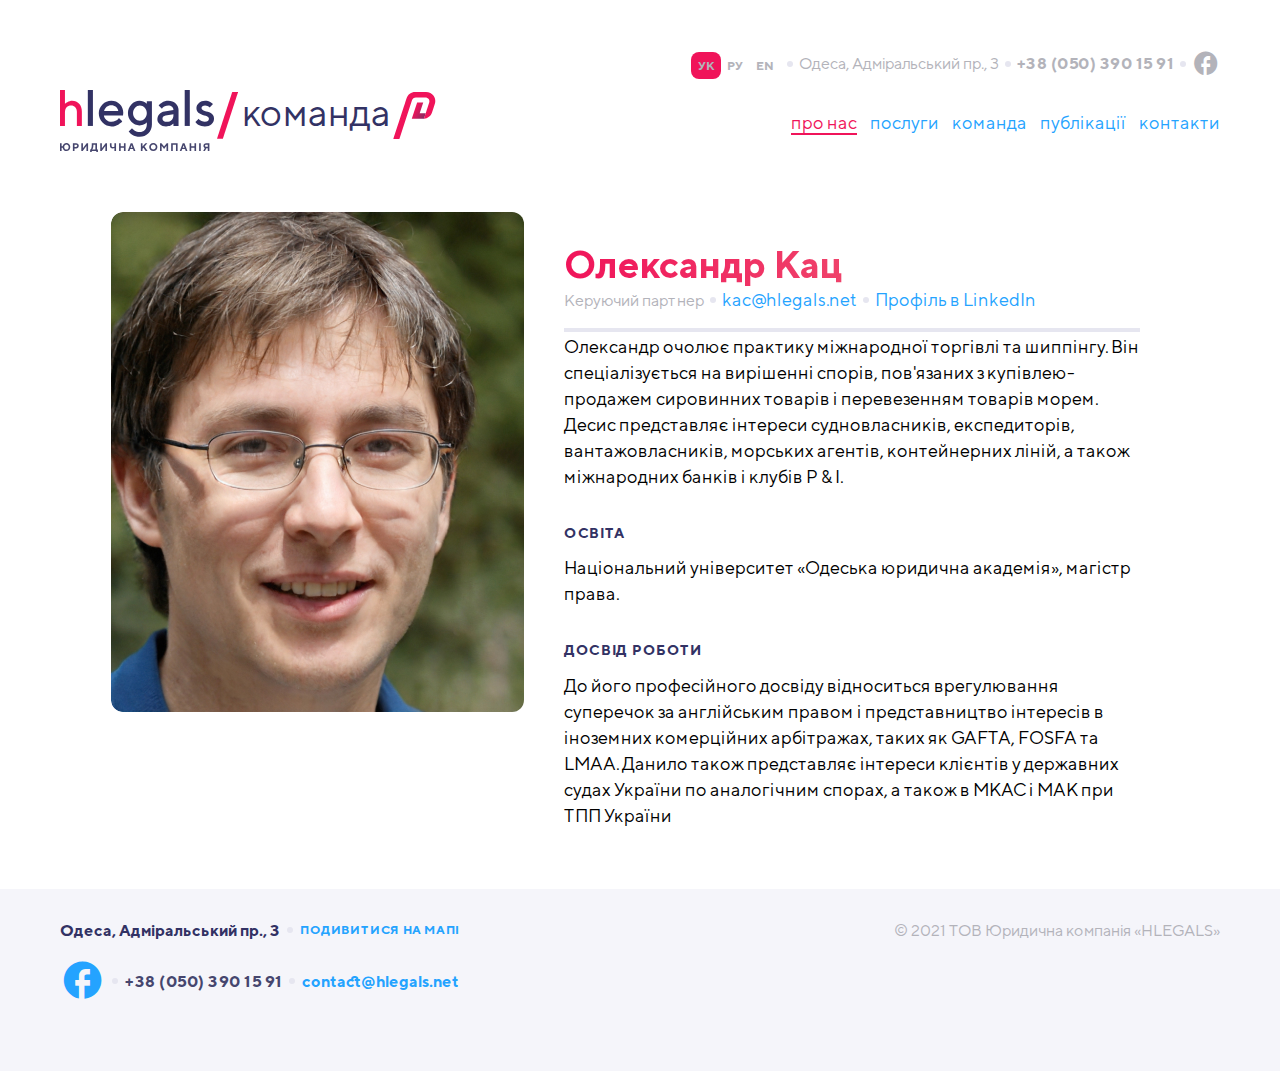
<file: mainproject/team-member.html>
<!DOCTYPE html>
<html lang="en">
<head>
    <meta charset="UTF-8">
    <meta http-equiv="X-UA-Compatible" content="IE=edge">
    <meta name="viewport" content="width=device-width, initial-scale=1.0">
    <link rel="stylesheet" href="css/style.css">
    <link rel="shortcut icon" href="images/favicon.png" type="image/png">
    <title>hlegals | Team Member</title>
</head>
<body>
    <div class="wrapper">
        <header class="header container">
            <div class="logo-nav">
                <a class="logo" href="#">
                     <img src="images/logo-dark.svg" alt="logo">
                </a>
                <span class="breadcrumb">команда</span>
            </div>
            <div class="head-inf">
                <div class="inf">
                    <ul class="lang">
                        <li class="active"><a href="#">ук</a></li>
                        <li><a href="#">ру</a></li>
                        <li><a href="#">en</a></li>
                    </ul>
                    <div class="head-contact">
                        <address class="head-addr">Одеса, Адміральський пр., 3</address>
                        <a class="tel" href="tel:+380503901591">+38 (050) 390 15 91</a> 
                        <a class="fb" href="#" target="_blank"><span class="icon-facebook">&#xe900;</span></a>
                    </div>
                </div>
                <nav class="main-nav">
                    <input id="menu-toggle" type="checkbox">
                    <label class="menu-btn" for="menu-toggle">
                        <span></span>
                    </label>
                    <ul class="nav-list">
                        <label class="second" for="menu-toggle">
                            <span></span>
                        </label>
                        <li class="active"><a class="regular" href="about.html">про нас</a></li>
                        <li><a class="regular" href="#">послуги</a></li>
                        <li><a class="regular" href="team.html">команда</a></li>
                        <li><a class="regular" href="#">публікації</a></li>
                        <li><a class="regular" href="#">контакти</a></li>
                    </ul>
                </nav>
            </div>
        </header>
        <main class="main">
            <div class="resume container">
                <div class="resume-photo">
                    <img src="images/member-photo.jpg" alt="team-member">
                </div>
                <div class="resume-position">
                    <div class="name-contacts">
                        <h1 class="hero">
                            Олександр Кац
                        </h1>
                        <span class="position">
                            Керуючий партнер
                        </span>
                        <a class="regular" href="mailto:kac@hlegals.net">kac@hlegals.net</a>
                        <a class="regular" href="#" target="_blank">Профіль в LinkedIn</a>
                    </div>
                    <div class="resume-text">
                        <p>
                            Олександр очолює практику міжнародної торгівлі та шиппінгу. Він спеціалізується на вирішенні спорів, пов'язаних з купівлею-продажем сировинних товарів і перевезенням товарів морем.
                            Десис представляє інтереси судновласників, експедиторів, вантажовласників, морських агентів, контейнерних ліній, а також міжнародних банків і клубів P & I.
                        </p>
                        <h3 class="caps">Освіта</h3>
                        <p>
                            Національний університет «Одеська юридична академія», магістр права.
                        </p>
                        <h3 class="caps">Досвід роботи</h3>
                        <p>
                            До його професійного досвіду відноситься врегулювання суперечок за англійським правом і представництво інтересів в іноземних комерційних арбітражах, таких як GAFTA, FOSFA та LMAA. Данило також представляє інтереси клієнтів у державних судах України по аналогічним спорах, а також в МКАС і МАК при ТПП України
                        </p>
                    </div>
                </div> 
            </div>
        </main>
        <footer class="footer wrapper">
            <div class="container footer-flex">
                <div class="contacts">
                    <div class="footer-holder">
                        <address class="foot-addr"><strong class="strong">Одеса</strong>, Адміральський пр., 3</address>
                        <a class="caps regular" href="#">Подивитися на мапі</a>
                    </div>
                    <div class="footer-holder">
                        <a class="fb  regular" href="#" target="_blank"><span class="icon-facebook">&#xe900;</span></a>
                        <a class="tel" href="tel:+380503901591">+38 (050) 390 15 91</a>
                        <a class="mail  regular" href="mailto:contact@hlegals.net">contact@hlegals.net</a>
                    </div>
                </div>
                <div class="copy">
                    <p>© 2021 ТОВ Юридична компанія «HLEGALS»</p>
                </div>
            </div>
        </footer>
    </div>
</body>
</html>
</file>
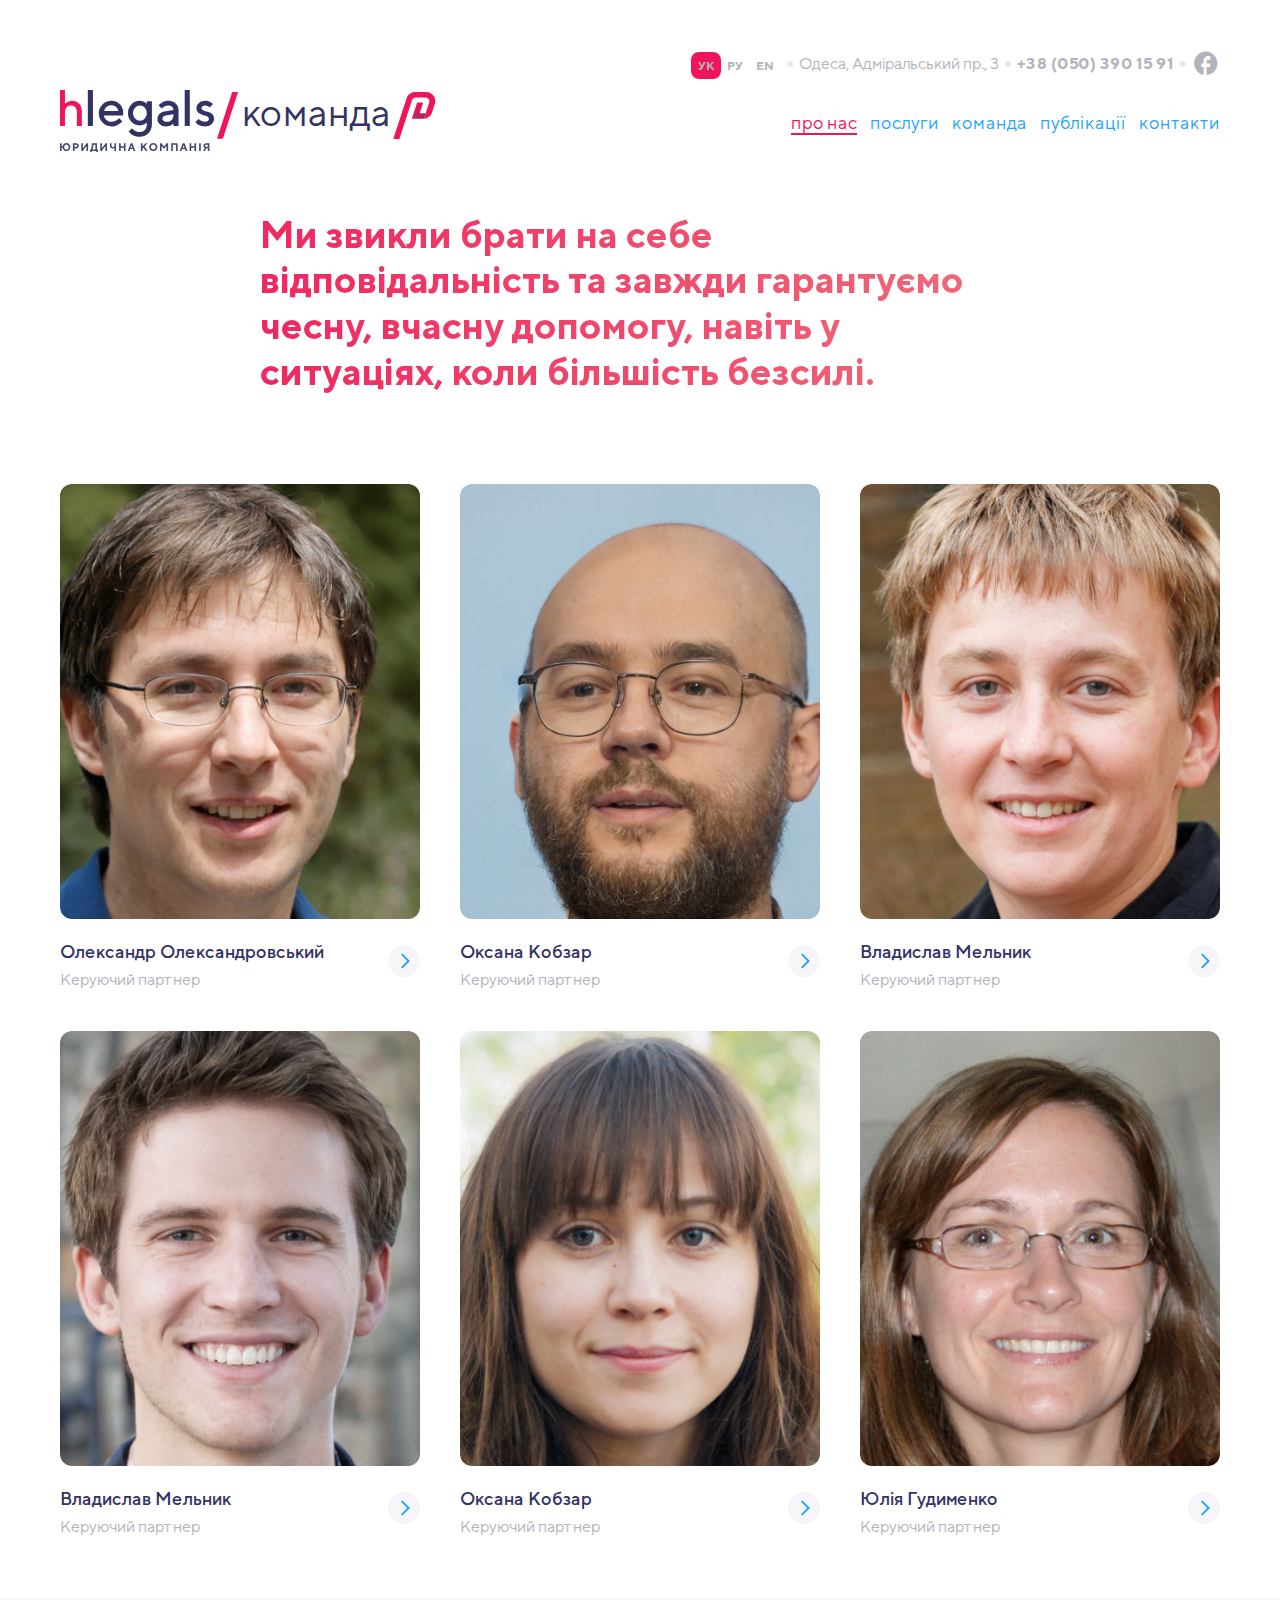
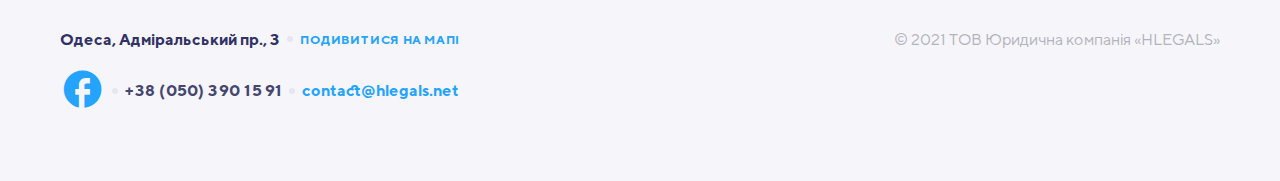
<file: mainproject/team.html>
<!DOCTYPE html>
<html lang="en">
<head>
    <meta charset="UTF-8">
    <meta http-equiv="X-UA-Compatible" content="IE=edge">
    <meta name="viewport" content="width=device-width, initial-scale=1.0">
    <link rel="stylesheet" href="css/style.css">
    <link rel="shortcut icon" href="images/favicon.png" type="image/png">
    <title>hlegals | Team</title>
</head>
<body>
    <div class="wrapper">
        <header class="header container">
            <div class="logo-nav">
                <a class="logo" href="#">
                    <img src="images/logo-dark.svg" alt="logo">
                </a>
                <span class="breadcrumb">команда</span>
            </div>
            <div class="head-inf">
                <div class="inf">
                    <ul class="lang">
                        <li class="active"><a href="#">ук</a></li>
                        <li><a href="#">ру</a></li>
                        <li><a href="#">en</a></li>
                    </ul>
                    <div class="head-contact">
                        <address class="head-addr">Одеса, Адміральський пр., 3</address>
                        <a class="tel" href="tel:+380503901591">+38 (050) 390 15 91</a> 
                        <a class="fb" href="#" target="_blank"><span class="icon-facebook">&#xe900;</span></a>
                    </div>
                </div>
                <nav class="main-nav">
                    <input id="menu-toggle" type="checkbox">
                    <label class="menu-btn" for="menu-toggle">
                        <span></span>
                    </label>
                    <ul class="nav-list">
                        <label class="second" for="menu-toggle">
                            <span></span>
                        </label>
                        <li class="active"><a class="regular" href="about.html">про нас</a></li>
                        <li><a class="regular" href="#">послуги</a></li>
                        <li><a class="regular" href="team.html">команда</a></li>
                        <li><a class="regular" href="#">публікації</a></li>
                        <li><a class="regular" href="#">контакти</a></li>
                    </ul>
                </nav>
            </div>
        </header>
        <main class="main">
            <div class="container teampage">
                <h1 class="hero">Ми звикли брати на себе відповідальність та завжди гарантуємо чесну, вчасну допомогу, навіть у ситуаціях, коли більшість безсилі.</h1>
                <div class="team-grid">
                    <div class="member-card">
                        <a href="team-member.html" class="card-flex">
                            <img src="images/member-photo.jpg" alt="team-member">
                            <div class="mob-right">
                                <h4>Олександр <br>Олександровський</h4>
                                <span class="position">Керуючий партнер</span>
                            </div>
                        </a>
                    </div>
                    <div class="member-card">
                        <a href="team-member.html" class="card-flex">
                            <img src="images/member-photo2.jpg" alt="team-member">
                            <div class="mob-right">
                                <h4>Оксана <br>Кобзар</h4>
                                <span class="position">Керуючий партнер</span>
                            </div>
                        </a>
                    </div>
                    <div class="member-card">
                        <a href="team-member.html" class="card-flex">
                            <img src="images/member-photo3.jpg" alt="team-member">
                            <div class="mob-right">
                                <h4>Владислав <br>Мельник</h4>
                                <span class="position">Керуючий партнер</span>
                            </div>
                        </a>
                    </div>
                    <div class="member-card">
                        <a href="team-member.html" class="card-flex">
                            <img src="images/member-photo4.jpg" alt="team-member">
                            <div class="mob-right">
                                <h4>Владислав <br>Мельник</h4>
                                <span class="position">Керуючий партнер</span>
                            </div>
                        </a>
                    </div>
                    <div class="member-card">
                        <a href="team-member.html" class="card-flex">
                            <img src="images/member-photo5.jpg" alt="team-member">
                            <div class="mob-right">
                                <h4>Оксана <br>Кобзар</h4>
                                <span class="position">Керуючий партнер</span>
                            </div>
                        </a>
                    </div>
                    <div class="member-card">
                        <a href="team-member.html" class="card-flex">
                            <img src="images/member-photo6.jpg" alt="team-member">
                            <div class="mob-right">
                                <h4>Юлія <br>Гудименко</h4>
                                <span class="position">Керуючий партнер</span>
                            </div>
                        </a>
                    </div>
                </div>
            </div>
        </main>
        <footer class="footer wrapper">
            <div class="container footer-flex">
                <div class="contacts">
                    <div class="footer-holder">
                        <address class="foot-addr"><strong class="strong">Одеса</strong>, Адміральський пр., 3</address>
                        <a class="caps regular" href="#">Подивитися на мапі</a>
                    </div>
                    <div class="footer-holder">
                        <a class="fb  regular" href="#" target="_blank"><span class="icon-facebook">&#xe900;</span></a>
                        <a class="tel" href="tel:+380503901591">+38 (050) 390 15 91</a>
                        <a class="mail  regular" href="mailto:contact@hlegals.net">contact@hlegals.net</a>
                    </div>
                </div>
                <div class="copy">
                    <p>© 2021 ТОВ Юридична компанія «HLEGALS»</p>
                </div>
            </div>
        </footer>
    </div>
</body>
</html>
</file>
<file: project12/main.css>
@font-face {
	font-family: 'Proxima Nova Rg';
	src: url(fonts/ProximaNova-Regular.eot), url(fonts/ProximaNova-Regular.ttf), url(fonts/ProximaNova-Regular.woff);
	font-weight: normal;
	font-style: normal;
}

@font-face {
	font-family: 'Proxima Nova Th';
	src: url(fonts/ProximaNovaT-Thin.eot), url(fonts/ProximaNovaT-Thin.ttf), url(fonts/ProximaNovaT-Thin.woff);
	font-weight: 300;
	font-style: normal;
}

@font-face {
	font-family: 'Forever Brush Script';
	src: url(fonts/forever-brush-script.ttf), url(fonts/forever-brush-script.woff2);
	font-weight: normal;
	font-style: normal;
}

body {
    font: 16px/1.4 'Proxima Nova Rg', sans-serif;
    color: #0b0c0d;
    background: #f3f4f7;
}

a {
    text-decoration: none;
}

h1 {
    font: normal 30px 'Proxima Nova Th', sans-serif;
    text-transform: uppercase;
}

h2 {
    font: normal 34px 'Forever Brush Script', cursive;
    line-height: 1;
    margin-top: 0;
    margin-bottom: 55px;
    position: relative;
}

h2::after {
    content: "";
    position: absolute;
    bottom: -18px;
    width: 66px;
    height: 1px;
    background: #fff;
    left: 50%;
    transform: translateX(-50%);
}

h4 {
    font: normal 18px Roboto, sans-serif;;
    margin: 20px 0;
}

body>.wrapper {
    min-width: 320px;
    min-height: 100vh;
    display: flex;
    flex-direction: column;
}

.container {
    max-width: 1130px;
    margin: 0 auto;
    padding: 0 15px;
}

.header {
    position: absolute;
    left: 0;
    right: 0;
    z-index: 2;
    display: flex;
    justify-content: space-between;
}

.header a {
    font-size: 16px;    
}

.header a:hover {
    font-weight: 700;
}

.logo {
    padding-top: 20px;
    margin-left: 10px;
}

li {
    list-style: none;
}

.main-nav {
    position: relative;
}

.main-nav ul {
    margin: 0;
    padding: 0;
}

.nav-list {
    position: absolute;
    visibility: hidden;
    top: 65px;
    right: -15px;
    width: 140px;
    background: #0b0c0d;
    border-top: 1px solid #fff;
    border-left: 1px solid #fff;
}

.nav-list>li {
    position: relative;
    text-align: right;
}

.nav-list a {
    display: block;
    padding: 5px 20px;
    color: #fff;
}

.nav-list li {
    border-bottom: 1px solid #fff;
}

#menu-toggle {
    display: none;
}

.menu-btn {
    display: flex;
    align-items: center;
    position: absolute;
    top: 20px;
    right: 10px;
    width: 26px;
    height: 26px;
}

.menu-btn>span, .menu-btn>span::after, .menu-btn>span::before {
    display: block;
    position: absolute;
    width: 100%;
    height: 2px;
    background-color: #fff;
}

.menu-btn>span::after {
    content: "";
    top: 8px;
}

.menu-btn>span::before {
    content: "";
    top: -8px;
}

#menu-toggle:checked ~ .menu-btn>span {
    transform: rotate(45deg);
    transition: transform 0.3s linear;
}

#menu-toggle:checked ~ .menu-btn>span::before {
    top: 0;
    transform: rotate(0);
}

#menu-toggle:checked ~ .menu-btn>span::after {
    top: 0;
    transform: rotate(90deg);
    transition: transform 0.3s linear;
}

#menu-toggle:checked ~ .nav-list {
    visibility: visible;
}

.nav-list li:hover .submenu {
    opacity: 1;
    visibility: visible;
    transform: translateY(0);
}

.has-sub>a::before {
    content: "";
    display: inline-block;
    width: 7px;
    height: 7px;
    border-bottom: 2px solid #fff;
    border-left: 2px solid #fff;
    transform: rotate(45deg);
    margin: 0 10px 2px 0;
}

.submenu {
    width: 150px;
    background: #43454c;
    position: absolute;
    top: 0;
    right: 101%;
    opacity: 0;
    visibility: hidden;
    transform: translateY(30px);
    transition: opacity 0.3s linear, transform 0.3s; 
    text-align: center;
    border-top: 1px solid #fff;
    border-left: 1px solid #fff;
}

.submenu a {
    padding: 5px 0;
}

.submenu a:hover {
    background: rgb(255, 255, 255, 0.5);
    color: #fff;
}

.main {
    flex-grow: 1;
}

.first-screen {
    background-image: url('images/bg-intro.jpg');
    background-size: cover;
    background-position: center;
    height: 100vh;
    text-align: center;
    display: flex;
    flex-direction: column;
    justify-content: center;
    color: #fff;
}

.first-screen .container {
    max-width: 720px;
}

.story {
    background: #962323;
    color: #fff;
    padding-top: 60px;
}

.story-flex {
    display: flex;
    flex-direction: column;
    align-items: center;
}

.susi {
    max-width: 75%;
}

.story-text {
    padding: 50px 0;
    text-align: center;
}

.recipes {
    background-image: url('images/bg-content.jpg');
    text-align: center;
    background-size: cover;
    background-position: right;
    padding: 60px 0;
    color: #fff;
}

.recipes h2::after {
    background: #c8235d;
}

.recipes .container {
    max-width: 530px;
}

.menu {
    font: 14px 'Proxima Nova Rg', sans-serif;
}

.menu h2 {
    padding-top: 60px;
    text-align: center;
}

.menu h2::after {
    background: #c8235d;
}

.menu ul {
    display: flex;
    flex-wrap: wrap;
    padding: 0;
}

.name-price {
    display: flex;
    justify-content: space-between;
    width: 100%;
}

.price {
    color: #c8235d;
    text-transform: uppercase;
}

.items h3 {
    font: normal 16px 'Proxima Nova Rg', sans-serif;
    color: #0b0c0d;
    margin: 0;
}

.items li {
    display: flex;
    flex-wrap: wrap;
    width: 100%;
    justify-content: space-between;
    margin-bottom: 20px;
    position: relative;
}

.items li p {
    align-self: flex-end;
    margin: 20px 0;
}

.wrapper {
    overflow: hidden; 
}
.img-wrapper {
    display: flex;
    width: 100%;
    overflow-y: hidden;
    overflow-x: scroll;
}

.card {
   position: relative;
}

.card-content {
    width: 320px;
}

.card-content img {
    display: block;
}

.link {
    color: #fff;
    font: 22px/1.8 'Proxima Nova Rg', sans-serif;
    display: flex;
    position: absolute;
    text-align: center;
    top: 0;
    left: 0;
    bottom: 0;
    right: 0;
    background: rgba(27, 27, 27, 0.6);
    transform: scale(1.2);
    opacity: 0;
    visibility: hidden;
    transition: transform 0.4s linear;
    flex-direction: column;
    justify-content: center;
    z-index: 5;
}

.card:hover .link {
    transform: scale(1);
    opacity: 1;
    visibility: visible;
}

.footer-flex {
    display: flex;
    flex-direction: column;
    color: #fff;
    font: normal 14px/1.7 Roboto, sans-serif;
    text-align: center;
}

.footer-flex h3 {
    font: normal 24px Roboto, sans-serif;
}

.center {
    display: flex;
    justify-content: space-between;
    text-align: left;
}

.right {
    text-align: center;
    margin-bottom: 25px;
} 

.right ul li {
    display: inline-block;
    padding: 7px 20px;
    white-space: nowrap;
    margin: 0;
} 

.footer .wrapper:nth-child(1) {
    background: #25262a;
    padding: 0;
}

.footer .wrapper:nth-child(2) {
    background: #16171b;
    padding: 0;
}

.center ul, .right ul {
    padding: 0;
    margin: 0;
}

.footer-flex li {
    margin-bottom: 14px;
} 

.right i {
    color: #c0235a;
    margin-right: 7px;
} 

.footer-flex a {
    color: #fff;
} 

.footer-flex a:hover {
    color: #c0235a;
} 

.bottom {
    display: flex;
    flex-direction: column;
    text-align: center;
}

.bottom-center {
    order: -2;
    width: 100%;
    text-align: center;
}

.bottom-center ul {
    padding: 0;
}

.bottom-center li {
    display: inline-block;
    padding: 7px 20px;
    white-space: nowrap;
}

.bottom-right {
    order: -1;
}

.bottom-right i {
    padding: 10px;
}

.bottom, .bottom a {
    font: 14px/1 Roboto, sans-serif;
    color: #737476;
}

.bottom a:hover {
    color: #fff;
}

.bottom a:hover i {
    color: #fff;
}

@media (min-width: 480px) {
         
    h1 {
        font-size: 40px;
    }

    h2 {
        font-size: 42px;
        margin-bottom: 68px;
    }
    
    h2::after {
        bottom: -23px;
        width: 82px;
    }

    .menu-items {
        padding: 0 7%;
    }

    .card-content {
        width: 350px;
    }

    .center {
        justify-content: space-around;
    }
    
}

@media (min-width: 768px) {
    
    body {
        font-size: 17px;
        line-height: 1.6;
    }

    h1 {
        font-size: 50px;
    }

    h2 {
        font-size: 50px;
        margin-bottom: 80px;
    }
    
    h2::after {
        bottom: -27px;
        width: 97px;
        height: 2px;
    }
    

    h4 {
        margin: 0 0 40px 0;
    }

    .story-flex {
        flex-direction: row;
        justify-content: space-around;
    }

    .susi {
        max-width: 40%;
    }

    .story {
        padding: 20px 0;
    }

    .story-text {
        width: 45%;
        padding: 60px 0;
    }

    .items li {
        width: 45%;
        margin-bottom: 25px;
    }

    .items li p {
        margin: 25px 0;
    }

    .menu {
        font-size: 15px;
    }

    .menu-items {
        padding: 0 3%;
    }

    .menu ul {
        justify-content: space-between;
    }

    .card-content {
        width: 380px;
    }

    .footer-flex {
        flex-direction: row;
    }

    .footer-flex h3 {
        font-size: 24px;
        margin-top: 0;
    }

    .footer-flex li {
        margin-bottom: 20px;
    }

    .left {
        width: 26%;
        text-align: left;
    } 
    
    .center {
        width: 48%;
        padding-top: 0;
    }
    
    .right {
        width: 26%;
        padding-left: 5px;
        text-align: left;
        margin-bottom: 0;
    }

    .right ul li {
        display: block;
        padding: 0;
        margin: 0 0 20px 0;
    }

    .right i {
        font-size: 15px;
        margin-right: 10px;
    }
    
    .footer .wrapper:nth-child(1) {
        padding: 40px 0;
    }
    
    .footer .wrapper:nth-child(2) {
        padding: 20px 0;;
    }

}

@media (min-width: 1024px) {
    
    body {
        font-size: 18px;
        line-height: 1.8;
    }

    h2 {
        font-size: 56px;
        margin-bottom: 90px;
    }
    
    h2::after {
        bottom: -30px;
        width: 109px;
    }
    
    .header {
        top: 40px;
        align-items: center;
    }

    .logo {
        padding: 0;
        margin: 0;
    }

    .menu-icon {
        display: none;
    }

    .main-nav>ul {
        margin: 0;
        padding: 0;
        opacity: 1;
        visibility: visible;
    }

    .hamburger-menu {
        width: auto;
        position: static;
    }

    .nav-list {
        display: flex;
        position: static;
        visibility: visible;
        width: auto;
        background: none;
        border: none;
    }

    .nav-list>li {
        padding: 0 0 0 55px;
        border: none;
    }

    .nav-list>li>a {
        padding: 0;
    }

    .has-sub::before {
        display: none;
    }

    .submenu {
        background: transparent;
        top: 100%;
        left: 0;
        visibility: hidden;
        border: none;
    }

    .has-sub>a::before {
        content: "";
        display: none;
    }

    .menu-btn {
        display: none;
    }
    
    h1 {
        font-size: 72px;
    }

    .story {
        padding: 120px 0;
    }

    .menu {
        font-size: 16px;
    }

    .menu ul {
        justify-content: space-between;
    }

    .menu h2 {
        padding-top: 120px;
    }

    .items li {
        margin-bottom: 30px;
    }

    .items li p {
        margin: 30px 0;
    }

    .img-wrapper {
        width: auto;
        overflow: inherit;
    }

    .card-content {
        width: 478px;
    }

    .footer-flex h3 {
        font-size: 26px;
        margin: 0 0 35px 0;
    }

    .left {
        width: 23%;
        display: block;
        text-align: left;
    } 
    
    .center {
        width: 54%;
    }
    
    .right {
        width: 23%;
        padding-left: 30px;
    }

    .right i {
        font-size: 17px;
        margin-right: 15px;
    }

    .footer .wrapper:nth-child(1) {
        padding: 75px 0;
    }
    
    .footer .wrapper:nth-child(2) {
        padding: 40px 0;;
    }

    .bottom {
        font-size: 16px;
        flex-direction: row;
        align-items: center;
        justify-content: space-between;
    }

    .bottom a {
        font-size: 16px;
    }

    .bottom-center li {
        display: inline;
        margin: auto 0;
    }
    
    .bottom-right a {
        margin-left: 20px; 
    }
        
    .bottom-center {
        order: initial;
        width: 48%;
        text-align: left;
    }
    
    .bottom-center ul {
        padding: 0;
        display: flex;
        justify-content: space-evenly;
    }
       
    .bottom-right {
        order: initial;
        width: 26%;
    }

    .bottom-left {
        width: 26%;
    }

    .bottom-right i {
        padding: 0;
    }

}
</file>
<file: mainproject/css/style.css>
/*! normalize.css v8.0.1 | MIT License | github.com/necolas/normalize.css */
/* Document
   ========================================================================== */
/**
 * 1. Correct the line height in all browsers.
 * 2. Prevent adjustments of font size after orientation changes in iOS.
 */
html {
  line-height: 1.15;
  /* 1 */
  -webkit-text-size-adjust: 100%;
  /* 2 */
}

/* Sections
     ========================================================================== */
/**
   * Remove the margin in all browsers.
   */
body {
  margin: 0;
}

/**
   * Render the `main` element consistently in IE.
   */
main {
  display: block;
}

/**
   * Correct the font size and margin on `h1` elements within `section` and
   * `article` contexts in Chrome, Firefox, and Safari.
   */
h1 {
  font-size: 2em;
  margin: 0.67em 0;
}

/* Grouping content
     ========================================================================== */
/**
   * 1. Add the correct box sizing in Firefox.
   * 2. Show the overflow in Edge and IE.
   */
hr {
  box-sizing: content-box;
  /* 1 */
  height: 0;
  /* 1 */
  overflow: visible;
  /* 2 */
}

/**
   * 1. Correct the inheritance and scaling of font size in all browsers.
   * 2. Correct the odd `em` font sizing in all browsers.
   */
pre {
  font-family: monospace, monospace;
  /* 1 */
  font-size: 1em;
  /* 2 */
}

/* Text-level semantics
     ========================================================================== */
/**
   * Remove the gray background on active links in IE 10.
   */
a {
  background-color: transparent;
}

/**
   * 1. Remove the bottom border in Chrome 57-
   * 2. Add the correct text decoration in Chrome, Edge, IE, Opera, and Safari.
   */
abbr[title] {
  border-bottom: none;
  /* 1 */
  text-decoration: underline;
  /* 2 */
  text-decoration: underline dotted;
  /* 2 */
}

/**
   * Add the correct font weight in Chrome, Edge, and Safari.
   */
b,
strong {
  font-weight: bolder;
}

/**
   * 1. Correct the inheritance and scaling of font size in all browsers.
   * 2. Correct the odd `em` font sizing in all browsers.
   */
code,
kbd,
samp {
  font-family: monospace, monospace;
  /* 1 */
  font-size: 1em;
  /* 2 */
}

/**
   * Add the correct font size in all browsers.
   */
small {
  font-size: 80%;
}

/**
   * Prevent `sub` and `sup` elements from affecting the line height in
   * all browsers.
   */
sub,
sup {
  font-size: 75%;
  line-height: 0;
  position: relative;
  vertical-align: baseline;
}

sub {
  bottom: -0.25em;
}

sup {
  top: -0.5em;
}

/* Embedded content
     ========================================================================== */
/**
   * Remove the border on images inside links in IE 10.
   */
img {
  border-style: none;
}

/* Forms
     ========================================================================== */
/**
   * 1. Change the font styles in all browsers.
   * 2. Remove the margin in Firefox and Safari.
   */
button,
input,
optgroup,
select,
textarea {
  font-family: inherit;
  /* 1 */
  font-size: 100%;
  /* 1 */
  line-height: 1.15;
  /* 1 */
  margin: 0;
  /* 2 */
}

/**
   * Show the overflow in IE.
   * 1. Show the overflow in Edge.
   */
button,
input {
  /* 1 */
  overflow: visible;
}

/**
   * Remove the inheritance of text transform in Edge, Firefox, and IE.
   * 1. Remove the inheritance of text transform in Firefox.
   */
button,
select {
  /* 1 */
  text-transform: none;
}

/**
   * Correct the inability to style clickable types in iOS and Safari.
   */
button,
[type="button"],
[type="reset"],
[type="submit"] {
  -webkit-appearance: button;
}

/**
   * Remove the inner border and padding in Firefox.
   */
button::-moz-focus-inner,
[type="button"]::-moz-focus-inner,
[type="reset"]::-moz-focus-inner,
[type="submit"]::-moz-focus-inner {
  border-style: none;
  padding: 0;
}

/**
   * Restore the focus styles unset by the previous rule.
   */
button:-moz-focusring,
[type="button"]:-moz-focusring,
[type="reset"]:-moz-focusring,
[type="submit"]:-moz-focusring {
  outline: 1px dotted ButtonText;
}

/**
   * Correct the padding in Firefox.
   */
fieldset {
  padding: 0.35em 0.75em 0.625em;
}

/**
   * 1. Correct the text wrapping in Edge and IE.
   * 2. Correct the color inheritance from `fieldset` elements in IE.
   * 3. Remove the padding so developers are not caught out when they zero out
   *    `fieldset` elements in all browsers.
   */
legend {
  box-sizing: border-box;
  /* 1 */
  color: inherit;
  /* 2 */
  display: table;
  /* 1 */
  max-width: 100%;
  /* 1 */
  padding: 0;
  /* 3 */
  white-space: normal;
  /* 1 */
}

/**
   * Add the correct vertical alignment in Chrome, Firefox, and Opera.
   */
progress {
  vertical-align: baseline;
}

/**
   * Remove the default vertical scrollbar in IE 10+.
   */
textarea {
  overflow: auto;
}

/**
   * 1. Add the correct box sizing in IE 10.
   * 2. Remove the padding in IE 10.
   */
[type="checkbox"],
[type="radio"] {
  box-sizing: border-box;
  /* 1 */
  padding: 0;
  /* 2 */
}

/**
   * Correct the cursor style of increment and decrement buttons in Chrome.
   */
[type="number"]::-webkit-inner-spin-button,
[type="number"]::-webkit-outer-spin-button {
  height: auto;
}

/**
   * 1. Correct the odd appearance in Chrome and Safari.
   * 2. Correct the outline style in Safari.
   */
[type="search"] {
  -webkit-appearance: textfield;
  /* 1 */
  outline-offset: -2px;
  /* 2 */
}

/**
   * Remove the inner padding in Chrome and Safari on macOS.
   */
[type="search"]::-webkit-search-decoration {
  -webkit-appearance: none;
}

/**
   * 1. Correct the inability to style clickable types in iOS and Safari.
   * 2. Change font properties to `inherit` in Safari.
   */
::-webkit-file-upload-button {
  -webkit-appearance: button;
  /* 1 */
  font: inherit;
  /* 2 */
}

/* Interactive
     ========================================================================== */
/*
   * Add the correct display in Edge, IE 10+, and Firefox.
   */
details {
  display: block;
}

/*
   * Add the correct display in all browsers.
   */
summary {
  display: list-item;
}

/* Misc
     ========================================================================== */
/**
   * Add the correct display in IE 10+.
   */
template {
  display: none;
}

/**
   * Add the correct display in IE 10.
   */
[hidden] {
  display: none;
}

*,
*:before,
*:after {
  box-sizing: border-box;
}

img {
  max-width: 100%;
  height: auto;
}

@font-face {
  font-family: 'TT Norms';
  src: url("../fonts/TTNorms-Bold.woff2") format("woff2"), url("../fonts/TTNorms-Bold.woff") format("woff");
  font-weight: bold;
  font-style: normal;
  font-display: swap;
}

@font-face {
  font-family: 'TT Norms';
  src: url("../fonts/TTNorms-Regular.woff2") format("woff2"), url("../fonts/TTNorms-Regular.woff") format("woff");
  font-weight: normal;
  font-style: normal;
  font-display: swap;
}

@font-face {
  font-family: 'TT Norms';
  src: url("../fonts/TTNorms-Medium.woff2") format("woff2"), url("../fonts/TTNorms-Medium.woff") format("woff");
  font-weight: 500;
  font-style: normal;
  font-display: swap;
}

@font-face {
  font-family: 'icomoon';
  src: url("../fonts/icomoon.eot?5psd30");
  src: url("../fonts/icomoon.eot?5psd30#iefix") format("embedded-opentype"), url("../fonts/icomoon.ttf?5psd30") format("truetype"), url("../fonts/icomoon.woff?5psd30") format("woff"), url("../fonts/icomoon.svg?5psd30#icomoon") format("svg");
  font-weight: normal;
  font-style: normal;
  font-display: block;
}

[class^="icon-"], [class*=" icon-"] {
  font-family: 'icomoon' !important;
  font-style: normal;
  font-weight: normal;
  font-variant: normal;
  text-transform: none;
  -webkit-font-smoothing: antialiased;
  -moz-osx-font-smoothing: grayscale;
}

body {
  font: 16px/1.44 'TT Norms', sans-serif;
  color: #000;
}

@media (min-width: 768px) {
  body {
    font-size: 17px;
  }
}

@media (min-width: 1024px) {
  body {
    font-size: 18px;
  }
}

.main {
  flex-grow: 1;
}

body:not(.mainpage) .main {
  padding-top: 30px;
}

@media (min-width: 768px) {
  body:not(.mainpage) .main {
    padding-top: 40px;
  }
}

@media (min-width: 1024px) {
  body:not(.mainpage) .main {
    padding-top: 50px;
  }
}

@media (min-width: 1440px) {
  body:not(.mainpage) .main {
    padding-top: 80px;
  }
}

body > .wrapper {
  display: flex;
  flex-direction: column;
  min-height: 100vh;
}

h1, h2, h3, h4 {
  line-height: 1.2;
  color: #323264;
}

h1 {
  color: #fff;
  font-size: 38px;
  line-height: 1.22;
  margin: 0;
}

@media (min-width: 1024px) {
  h1 {
    line-height: 1.2;
  }
}

h2 {
  font-size: 22px;
}

@media (min-width: 768px) {
  h2 {
    font-size: 26px;
  }
}

@media (min-width: 1024px) {
  h2 {
    font-size: 32px;
  }
}

h3 {
  font-size: 18px;
  font-weight: 500;
}

@media (min-width: 768px) {
  h3 {
    font-size: 20px;
  }
}

@media (min-width: 1024px) {
  h3 {
    font-size: 24px;
  }
}

h4 {
  font-weight: normal;
  font-size: 18px;
}

a {
  text-decoration: none;
}

a.regular {
  color: #24a3ff;
}

a.regular:hover {
  color: #f0145a;
}

.container {
  max-width: 1350px;
  padding: 0 20px;
  margin: 0 auto;
}

@media (min-width: 768px) {
  .container {
    padding: 0 40px;
  }
}

@media (min-width: 1024px) {
  .container {
    padding: 0 60px;
  }
}

.wrapper {
  min-width: 320px;
}

.hero {
  font: 700 32px/1.2 'TT Norms', sans-serif;
  background: linear-gradient(90deg, #f0145a 0%, #ef8080 100%);
  -webkit-background-clip: text;
  -webkit-text-fill-color: transparent;
  margin: 0;
}

@media (min-width: 768px) {
  .hero {
    font-size: 35px;
  }
}

@media (min-width: 1024px) {
  .hero {
    font-size: 38px;
  }
}

@media (min-width: 1440px) {
  .hero {
    font-size: 42px;
  }
}

address {
  font-style: initial;
}

.bullet-flex {
  display: flex;
  justify-content: center;
  padding: 0;
  margin: 12px 0;
}

.bullet li, .bullet li.active {
  list-style: none;
  width: 16px;
  height: 16px;
  background: #24a3ff;
  margin: 7px;
  border-radius: 50%;
}

.bullet li:not(.active) {
  opacity: .2;
  cursor: pointer;
}

.bullet li:not(.active):hover {
  opacity: 0.6;
}

.caps {
  font-size: 14px;
  text-transform: uppercase;
  font-weight: 700;
  letter-spacing: 0.05em;
}

h3.caps a {
  position: relative;
}

h3.caps a::after {
  content: '';
  width: 7px;
  height: 7px;
  border-right: 2px solid #fff;
  border-bottom: 2px solid #fff;
  transform: rotate(-45deg) translateY(100%);
  position: absolute;
  top: 0;
  right: -5px;
}

li.active a {
  cursor: default;
}

.head-contact > a::before,
.head-contact address::before,
.footer a:not(.fb)::before,
.resume a::before {
  display: none;
}

@media (min-width: 768px) {
  .head-contact > a::before,
  .head-contact address::before,
  .footer a:not(.fb)::before,
  .resume a::before {
    content: "";
    display: inline-block;
    width: 6px;
    height: 6px;
    background: #e6e6f0;
    border-radius: 50%;
    position: absolute;
    top: 50%;
    transform: translateY(-50%);
    left: -12px;
    cursor: initial;
  }
}

*:hover {
  transition: all 0.3s;
}

.btn {
  border: 0;
  background: #24a3ff;
  box-shadow: 0 0 20px rgba(36, 163, 255, 0.5);
  border-radius: 12px;
  color: #fff;
  width: 250px;
  height: 50px;
  cursor: pointer;
}

.btn:hover {
  background: #0085ff;
}

.btn:active {
  background: #006ccf;
  box-shadow: none;
}

.separator::after {
  content: '';
  display: block;
  height: 4px;
  background: #e6e6f0;
  position: absolute;
  bottom: 0;
  left: 20px;
  right: 20px;
}

@media (min-width: 768px) {
  .separator::after {
    left: 40px;
    right: 40px;
  }
}

@media (min-width: 1024px) {
  .separator::after {
    left: 60px;
    right: 60px;
  }
}

.mainpage .logo img:nth-child(2) {
  display: none;
}

.mainpage .head-contact a:not(.tel),
.mainpage .lang a {
  color: #fff;
}

@media (min-width: 768px) {
  .mainpage .nav-list a {
    color: #fff;
  }
}

body:not(.mainpage) .header {
  position: static;
  width: 100%;
  padding-top: 20px;
}

@media (min-width: 768px) {
  body:not(.mainpage) .header {
    padding-top: 25px;
  }
}

@media (min-width: 1440px) {
  body:not(.mainpage) .header {
    padding-top: 50px;
  }
}

@media (min-width: 768px) {
  body:not(.mainpage) .logo-nav {
    top: 60px;
  }
}

body:not(.mainpage) .head-contact a,
body:not(.mainpage) .head-addr,
body:not(.mainpage) .lang a {
  color: #b3b3ba;
}

body:not(.mainpage) .menu-btn > span,
body:not(.mainpage) .menu-btn > span::after,
body:not(.mainpage) .menu-btn > span::before {
  background-color: #323264;
}

body:not(.mainpage) .menu-btn {
  top: 65px;
}

@media (min-width: 768px) {
  body:not(.mainpage) .nav-list li.active a {
    color: #f0145a;
    border-bottom: 2px solid #f0145a;
  }
}

.breadcrumb {
  color: #323264;
  font-size: 19px;
  padding: 0 0 4px 14px;
  position: relative;
}

@media (min-width: 768px) {
  .breadcrumb {
    font-size: 38px;
    padding: 0 0 22px 27px;
  }
}

.breadcrumb::before {
  content: "";
  display: block;
  width: 12px;
  height: 26px;
  background-image: url("../images/slash.svg");
  background-size: cover;
  position: absolute;
  top: 5px;
  left: 5px;
}

@media (min-width: 768px) {
  .breadcrumb::before {
    width: 21px;
    height: 47px;
    top: 7px;
    left: 2px;
  }
}

.breadcrumb::after {
  content: "";
  display: block;
  width: 24px;
  height: 26px;
  background-image: url("../images/smbl-slash.svg");
  background-size: cover;
  position: absolute;
  top: 5px;
  right: -42px;
}

@media (min-width: 768px) {
  .breadcrumb::after {
    width: 43px;
    height: 47px;
    top: 7px;
    right: -45px;
  }
}

.logo {
  margin-top: 5px;
  width: 80px;
}

@media (min-width: 768px) {
  .logo {
    margin-top: -5px;
    width: 155px;
  }
}

.header {
  display: flex;
  flex-direction: column-reverse;
  position: absolute;
  left: 0;
  right: 0;
  top: 18px;
  z-index: 1;
}

@media (min-width: 768px) {
  .header {
    top: 35px;
  }
}

@media (min-width: 1024px) {
  .header {
    justify-content: space-between;
    align-items: center;
    flex-direction: row;
  }
}

@media (min-width: 1440px) {
  .header {
    top: 50px;
  }
}

.header a {
  line-height: 0;
}

.header a.fb:hover {
  color: #24a3ff;
}

.header a.tel:hover {
  color: #f0145a;
}

.logo-nav {
  display: flex;
  align-items: center;
}

@media (min-width: 768px) {
  .logo-nav {
    position: absolute;
    left: 40px;
    top: 40px;
  }
}

@media (min-width: 1024px) {
  .logo-nav {
    position: static;
    margin-top: 60px;
  }
}

@media (min-width: 1440px) {
  .logo-nav {
    padding-top: 0;
    margin-top: 0;
  }
}

.head-inf {
  display: flex;
  flex-direction: column;
  width: 100%;
}

@media (min-width: 768px) {
  .head-inf {
    height: 145px;
    justify-content: space-between;
    align-items: flex-start;
  }
}

@media (min-width: 1024px) {
  .head-inf {
    width: auto;
    height: 85px;
    align-items: flex-end;
  }
}

@media (min-width: 1440px) {
  .head-inf {
    height: auto;
  }
}

.head-contact {
  display: flex;
  align-items: center;
}

.head-contact > a, .head-contact address {
  position: relative;
  color: #b3b3ba;
  font-size: 16px;
}

@media (min-width: 768px) {
  .head-contact > a, .head-contact address {
    color: #fff;
    margin-left: 18px;
  }
}

.head-contact .head-addr {
  display: none;
  font-weight: normal;
}

@media (min-width: 768px) {
  .head-contact .head-addr {
    display: block;
    margin-left: 15px;
  }
}

.head-contact .fb {
  display: none;
  font-size: 28px;
}

@media (min-width: 768px) {
  .head-contact .fb {
    display: inline;
  }
}

.inf {
  display: flex;
  justify-content: space-between;
  align-items: center;
  padding-bottom: 13px;
}

@media (min-width: 768px) {
  .inf {
    padding-left: 25px;
  }
}

.tel {
  font-weight: 700;
  letter-spacing: 0.03em;
}

.lang {
  margin: 0;
  padding: 0 5px 0;
}

.lang li {
  list-style: none;
  display: inline;
  padding: 6px 7px;
  text-transform: uppercase;
  font-size: 12px;
  font-weight: 700;
  margin: 0 -2px;
}

.lang li.active {
  background: #f0145a;
  border-radius: 8px;
}

.lang li:not(.active) a:hover {
  background: #ededf7;
  border-radius: 8px;
  margin: -6px -7px;
  padding: 6px 7px;
  color: #b3b3ba;
}

.nav-list {
  position: fixed;
  visibility: hidden;
  opacity: 0;
  bottom: 0;
  right: 0;
  left: 0;
  margin: 0;
  padding: 65px 0 0;
  border-radius: 20px 20px 0 0;
  background: #fff;
  background-position: center;
}

@media (max-height: 320px) {
  .nav-list {
    padding: 36px 0 0;
  }
}

@media (min-width: 768px) {
  .nav-list {
    visibility: visible;
    opacity: 1;
    position: static;
    background: transparent;
    border: none;
  }
}

@media (min-width: 1024px) {
  .nav-list {
    padding: 0 0 0 10px;
  }
}

.nav-list li.active a {
  color: #f0145a;
}

@media (min-width: 768px) {
  .nav-list li.active a {
    color: #fff;
  }
}

.nav-list a:hover {
  color: #f0145a;
}

#menu-toggle:checked ~ .menu-btn::before {
  content: '';
  position: fixed;
  top: 0;
  left: 0;
  right: 0;
  background: rgba(50, 49, 49, 0.6);
  width: 100%;
  height: 100vh;
}

.nav-list li {
  list-style: none;
  text-align: center;
  padding: 11px 0;
  background: #f5f5fa;
  margin: 11px 20px;
  border-radius: 12px;
}

@media (max-height: 320px) {
  .nav-list li {
    padding: 6px 0;
    margin: 8px 20px;
  }
}

@media (min-width: 768px) {
  .nav-list li {
    display: inline;
    background: transparent;
    padding: 0 14px 0 0;
    margin: 0;
  }
}

@media (min-width: 1024px) {
  .nav-list li {
    padding: 0 0 0 10px;
  }
}

.nav-list li:active {
  background: #ededf7;
}

@media (min-width: 768px) {
  .nav-list li:active {
    background: none;
  }
}

.nav-list li:nth-child(1) {
  margin: 64px 20px 11px;
}

@media (min-width: 768px) {
  .nav-list li:nth-child(1) {
    margin: 0;
  }
}

.nav-list li:last-child {
  margin: 11px 20px 20px;
}

@media (min-width: 768px) {
  .nav-list li:last-child {
    margin: 0;
  }
}

.nav-list li a {
  font-size: 24px;
  font-weight: 700;
}

@media (min-width: 768px) {
  .nav-list li a {
    font-size: 18px;
    font-weight: 400;
  }
}

#menu-toggle {
  display: none;
}

.menu-btn,
.second {
  display: flex;
  align-items: center;
  justify-content: center;
  position: absolute;
  top: 45px;
  right: 14px;
  width: 32px;
  height: 32px;
  border-radius: 12px;
}

@media (min-width: 768px) {
  .menu-btn,
  .second {
    visibility: hidden;
  }
}

.second {
  top: 20px;
}

@media (max-height: 320px) {
  .second {
    top: 6px;
  }
}

.menu-btn > span,
.menu-btn > span::after,
.menu-btn > span::before,
.second > span,
.second > span::after,
.second > span::before {
  display: block;
  position: absolute;
  width: 18px;
  height: 2px;
  background-color: #fff;
}

.second > span,
.second > span::after,
.second > span::before {
  background-color: #ec6f5d;
  width: 24px;
  transform: rotate(45deg);
}

.second:active,
body:not(.mainpage) .menu-btn:active {
  background: #ededf7;
}

.second > span::after {
  content: "";
  transform: rotate(90deg);
}

.menu-btn > span::after {
  content: "";
  top: 6px;
}

.menu-btn > span::before {
  content: "";
  top: -6px;
}

#menu-toggle:checked ~ .menu-btn > span,
#menu-toggle:checked ~ .menu-btn > span::before,
#menu-toggle:checked ~ .menu-btn > span::after {
  opacity: 0.7;
}

#menu-toggle:checked ~ .nav-list {
  visibility: visible;
  opacity: 1;
  overflow: hidden;
}

.firstscreen {
  background-image: url("../images/long-leg.svg"), linear-gradient(42.01deg, #323264 14.33%, #323264 51.39%, #7A425E 87.53%);
  background-size: 80vh, 100%;
  background-position: bottom center;
  background-repeat: no-repeat;
  min-height: 100vh;
  display: flex;
  flex-direction: column;
  justify-content: center;
  text-align: center;
  align-items: center;
}

@media (min-width: 1024px) {
  .firstscreen {
    background-image: url("../images/long-leg.svg"), url("../images/firstscr-pattern.svg"), linear-gradient(42.01deg, #323264 14.33%, #323264 51.39%, #7A425E 87.53%);
    background-size: 80vh, 80vh, 100%;
    background-position: bottom, center, center;
  }
}

.firstscreen h1 {
  max-width: 600px;
}

.scroll {
  background: linear-gradient(180deg, rgba(50, 50, 100, 0) 16.67%, #323264 100%);
  position: absolute;
  bottom: 0;
  left: 0;
  right: 0;
  height: 200px;
  display: flex;
  justify-content: center;
  align-items: flex-end;
}

.down {
  width: 42px;
  height: 42px;
  border: 1px solid #fff;
  border-radius: 50%;
  margin-bottom: 45px;
  opacity: 0.5;
}

@media (min-width: 1024px) {
  .down {
    margin-bottom: 20px;
  }
}

.down:hover {
  opacity: 1;
}

.down::after {
  content: '';
  display: block;
  width: 12px;
  height: 12px;
  border-bottom: 2px solid #fff;
  border-right: 2px solid #fff;
  transform: rotate(45deg) translate(18px, -2px);
}

.secondscreen {
  background: linear-gradient(228.57deg, #323264 11.93%, #323264 57.17%, #643e72 87.46%);
  background-position: center;
  background-repeat: no-repeat;
  color: #fff;
  border-radius: 0 0 12px 12px;
  position: relative;
}

.secondscreen .utp-detail {
  font-size: 18px;
}

@media (min-width: 1024px) {
  .secondscreen .utp-detail {
    width: 55%;
    padding-left: 40px;
    font-size: 21px;
  }
}

@media (min-width: 1024px) {
  .secondscreen .bullet li:not(.active) {
    opacity: 1;
  }
}

.secondscreen::after {
  content: '';
  position: absolute;
  height: 10px;
  bottom: -10px;
  left: 20px;
  right: 20px;
  border-radius: 0 0 12px 12px;
  background: #cacadb;
}

.secondscreen::before {
  content: '';
  position: absolute;
  height: 20px;
  bottom: -20px;
  left: 40px;
  right: 40px;
  border-radius: 0 0 12px 12px;
  background: #e7e7f2;
}

.txt-slider {
  display: flex;
  flex-direction: column-reverse;
  align-items: center;
}

@media (min-width: 1024px) {
  .txt-slider {
    padding: 50px;
    flex-direction: row;
  }
}

.txt-slider h2 {
  color: #fff;
  font-weight: 500;
  margin: 5px 0 17px;
}

@media (min-width: 1024px) {
  .txt-slider h2 {
    margin: 25px 0;
  }
}

@media (min-width: 1024px) {
  .txt-slider li.active::after {
    height: 100%;
  }
}

@media (min-width: 1024px) {
  .txt-slider a:hover:after {
    height: 100%;
  }
}

.txt-slider li.active a,
.txt-slider .subtitle,
.txt-slider a:hover {
  background: linear-gradient(90deg, #f0145a 0%, #ef8080 100%);
  -webkit-background-clip: text;
  -webkit-text-fill-color: transparent;
}

.utp {
  display: flex;
  padding: 0;
  margin: 0 0 25px;
}

@media (min-width: 1024px) {
  .utp {
    width: 52%;
    text-align: right;
    border-right: 4px solid #e6e6f0;
    display: block;
    margin: 20px 0;
  }
}

@media (min-width: 1440px) {
  .utp {
    width: 43%;
  }
}

.utp a {
  font-size: 0;
}

@media (min-width: 1024px) {
  .utp a {
    color: #b3b3ba;
    font-weight: 700;
    font-size: 42px;
  }
}

@media (min-width: 1024px) {
  .utp li.active::after {
    content: '';
    position: absolute;
    width: 4px;
    height: 100%;
    background: #f0145a;
    top: 0;
    right: -4px;
  }
}

@media (min-width: 1024px) {
  .utp li,
  .utp li.active {
    padding: 3px 40px;
    position: relative;
    display: block;
    width: auto;
    height: auto;
    background: none;
    margin: 0;
  }
}

.subtitle {
  text-transform: uppercase;
  font-size: 14px;
  font-weight: 700;
  padding: 0;
}

@media (min-width: 1024px) {
  .subtitle {
    display: none;
  }
}

.services .caps a {
  color: #fff;
  opacity: .5;
}

.services .caps a:hover {
  opacity: 1;
}

.services > h3 {
  margin: 14px 0 0;
}

@media (min-width: 1024px) {
  .services > h3 {
    margin: 5px 0;
  }
}

.services p {
  margin: 10px 0;
}

.serv-menu {
  display: flex;
  flex-wrap: wrap;
  justify-content: space-between;
  padding-bottom: 10px;
}

@media (min-width: 1024px) {
  .serv-menu {
    padding-bottom: 80px;
  }
}

.serv-menu .item {
  width: 100%;
  padding-top: 18px;
}

@media (min-width: 768px) {
  .serv-menu .item {
    width: 46%;
    padding-top: 20px;
  }
}

@media (min-width: 1440px) {
  .serv-menu .item {
    width: 32%;
    padding-top: 70px;
  }
}

.serv-menu h3 {
  padding-left: 15px;
  margin: 0;
}

@media (min-width: 1440px) {
  .serv-menu h3 {
    padding: 0;
    margin: 12px 0;
  }
}

.item-mob {
  display: flex;
  align-items: center;
}

@media (min-width: 1440px) {
  .item-mob {
    display: block;
  }
}

.item-mob img {
  max-width: 44px;
  max-height: 44px;
}

@media (min-width: 1024px) {
  .item-mob img {
    max-width: 64px;
    max-height: 64px;
  }
}

.item-mob .bg-rounded {
  background: #fff;
  width: 64px;
  height: 64px;
  display: flex;
  justify-content: center;
  align-items: center;
  flex-shrink: 0;
}

@media (min-width: 1024px) {
  .item-mob .bg-rounded {
    width: 92px;
    height: 92px;
  }
}

.shadow {
  width: 100%;
}

.shadow :nth-child(1) {
  background: #cacadb;
  margin: 0 20px;
}

.shadow :nth-child(2) {
  background: #e7e7f2;
  margin: 0 40px;
}

.shadow .shadow-holder {
  background-position: center;
  background-repeat: no-repeat;
  border-radius: 0 0 12px 12px;
  background-size: cover;
  height: 10px;
}

.team-banner {
  display: flex;
  margin-top: 35px;
}

@media (min-width: 1024px) {
  .team-banner {
    margin-top: 62px;
  }
}

.bg-rounded {
  background: #f5f5fa;
  border-radius: 12px;
  overflow: hidden;
}

.photo-mob {
  border-radius: 50%;
  overflow: hidden;
  width: 60px;
  height: 60px;
}

@media (min-width: 1024px) {
  .photo-mob {
    display: none;
  }
}

.member-photo {
  display: none;
  line-height: 0;
}

@media (min-width: 1024px) {
  .member-photo {
    display: block;
    min-width: 420px;
  }
}

@media (min-width: 1440px) {
  .member-photo {
    width: 31%;
  }
}

.member-text {
  padding: 20px;
}

@media (min-width: 1024px) {
  .member-text {
    padding: 40px;
  }
}

@media (min-width: 1440px) {
  .member-text {
    width: 69%;
  }
}

.member-text .caps,
.member-text h4 {
  margin: 0;
}

.member-text .hero {
  margin: 3px 0 10px;
  display: block;
}

@media (min-width: 1024px) {
  .member-text .hero {
    margin: 3px 0 20px;
  }
}

.member-text a.hero:hover {
  background: linear-gradient(270deg, #f0145a 0%, #ef8080 100%);
  -webkit-background-clip: text;
  -webkit-text-fill-color: transparent;
}

.name-position,
.name-position h4 {
  display: flex;
  align-items: center;
  color: #b3b3ba;
}

.name-position-mob {
  width: 70%;
  padding-left: 10px;
}

.name-position-mob p {
  margin: 0;
  font-size: 16px;
}

.cases {
  display: flex;
  flex-wrap: wrap;
  margin-top: 25px;
}

.cases h3, .cases p {
  width: 100%;
}

.cases a:hover {
  background: #ededf7;
}

.case-holder {
  display: flex;
  flex-direction: column;
  justify-content: flex-end;
  border-bottom: 2px solid #fff;
  border-left: 2px solid #fff;
}

.case-holder h3 {
  color: #686887;
}

.case-holder p {
  color: #b3b3ba;
}

.case-holder .caps {
  color: #f0145a;
  border-bottom: 2px solid #fff;
  margin: 0;
  padding: 20px;
}

.case-holder h3,
.case-holder p {
  margin: 0;
  padding: 15px 20px;
}

.case-holder {
  width: 100%;
}

@media (min-width: 600px) {
  .case-holder {
    width: 50%;
  }
}

@media (min-width: 1024px) {
  .case-holder:nth-child(1) {
    width: 32.5%;
  }
}

@media (min-width: 1440px) {
  .case-holder:nth-child(1)h3:not(.caps) {
    padding: 48px 20px 15px;
  }
}

@media (min-width: 1024px) {
  .case-holder:nth-child(2) {
    width: 34.5%;
  }
}

@media (min-width: 1024px) {
  .case-holder:nth-child(3) {
    width: 33%;
  }
}

@media (min-width: 1024px) {
  .case-holder:nth-child(4) {
    width: 24%;
  }
}

@media (min-width: 1024px) {
  .case-holder:nth-child(5) {
    width: 34%;
  }
}

@media (min-width: 1024px) {
  .case-holder:nth-child(6) {
    width: 42%;
  }
}

@media (min-width: 1024px) {
  .case-holder:nth-child(n+7) {
    width: 33%;
  }
}

.trust {
  text-align: center;
}

.trust .caps {
  color: #323264;
  margin: 30px 0;
}

.partners {
  display: flex;
  flex-wrap: wrap;
}

.logo-holder {
  width: 50%;
  display: flex;
  justify-content: center;
  align-items: center;
  height: 90px;
}

@media (min-width: 600px) {
  .logo-holder {
    width: 33.33%;
    height: 120px;
  }
}

@media (min-width: 1024px) {
  .logo-holder {
    width: 25%;
    height: 120px;
  }
}

.logo-holder a {
  line-height: 0;
}

.logo-holder img {
  max-width: 88%;
  max-height: 80px;
}

@media (min-width: 600px) {
  .logo-holder img {
    max-height: 110px;
  }
}

.logo-holder img:hover {
  transform: scale(110%);
}

.publications {
  background: #f5f5fa;
  position: relative;
}

.publications .caps {
  padding: 20px 0 5px;
  margin: 0;
}

@media (min-width: 1024px) {
  .publications .caps {
    padding: 40px 0 5px;
  }
}

.pub-intro h3.caps a::after,
.member-text h3.caps a::after {
  border-right: 2px solid #24a3ff;
  border-bottom: 2px solid #24a3ff;
}

.pub-intro h3.caps a:hover::after,
.member-text h3.caps a:hover::after {
  border-right: 2px solid #f0145a;
  border-bottom: 2px solid #f0145a;
}

@media (min-width: 600px) {
  .pub-board {
    overflow: hidden;
    max-height: 710px;
    margin-top: 20px;
  }
}

@media (min-width: 1024px) {
  .pub-board {
    margin-top: 40px;
  }
}

.article:nth-last-child(-n+3) {
  display: none;
}

@media (min-width: 600px) {
  .article:nth-last-child(-n+3) {
    display: block;
  }
}

@media (min-width: 600px) {
  .pub-column {
    columns: 2;
    column-gap: 20px;
  }
}

@media (min-width: 1024px) {
  .pub-column {
    columns: 3;
    column-gap: 40px;
  }
}

.pub-column .article {
  background: #fff;
  border-radius: 8px;
  margin: 20px 0;
  break-inside: avoid-column;
  overflow: hidden;
  display: none;
  font-size: 16px;
}

@media (min-width: 600px) {
  .pub-column .article {
    margin: 0 0 40px 0;
    padding: 0 0 20px;
  }
}

@media (min-width: 1440px) {
  .pub-column .article {
    padding: 0 0 45px;
  }
}

.pub-column .article:nth-child(-n+3) {
  display: block;
}

@media (min-width: 600px) {
  .pub-column .article:nth-child(-n+6) {
    display: block;
  }
}

.pub-column .article > a {
  font-size: 0;
}

.pub-column .article img {
  width: 100%;
  margin-bottom: -7px;
}

@media (min-width: 1024px) {
  .pub-column .article img {
    margin-bottom: 0;
  }
}

.pub-column .date {
  text-transform: uppercase;
  display: block;
  font-size: 12px;
  font-weight: 700;
  color: #b3b3ba;
  margin: 0 20px;
  padding: 5px 0 18px;
}

@media (min-width: 600px) {
  .pub-column .date {
    border-bottom: 4px solid #e6e6f0;
  }
}

.pub-column h4 {
  padding-top: 20px;
  margin: 0 20px;
}

.pub-column p {
  display: none;
}

@media (min-width: 600px) {
  .pub-column p {
    display: block;
    padding: 8px 0 0;
    margin: 0 20px;
  }
}

.more-pubs {
  text-align: center;
  padding: 20px 0 40px;
}

@media (min-width: 600px) {
  .more-pubs {
    background: linear-gradient(180deg, rgba(245, 245, 250, 0) 0%, #f5f5fa 86.5%);
    position: absolute;
    bottom: 0;
    left: 0;
    right: 0;
    height: 200px;
    padding-top: 110px;
  }
}

.achievements {
  display: flex;
  flex-direction: column;
  padding-bottom: 10px;
}

@media (min-width: 768px) {
  .achievements {
    flex-direction: row;
    padding-bottom: 30px;
  }
}

@media (min-width: 1024px) {
  .achievements {
    flex-direction: row;
    padding-bottom: 80px;
  }
}

.achiev-text {
  width: 100%;
  font-size: 18px;
}

@media (min-width: 768px) {
  .achiev-text {
    width: 65%;
    padding-right: 40px;
  }
}

@media (min-width: 1024px) {
  .achiev-text {
    font-size: 21px;
    width: 60%;
    padding: 0 40px 0 60px;
  }
}

@media (min-width: 1440px) {
  .achiev-text {
    padding: 0 40px 0 100px;
  }
}

.medals,
.moto {
  width: 100%;
  color: #323264;
  font-size: 18px;
}

@media (min-width: 768px) {
  .medals,
  .moto {
    width: 40%;
  }
}

@media (min-width: 1024px) {
  .medals,
  .moto {
    width: 31%;
  }
}

.medals {
  border-top: 4px solid #e6e6f0;
  padding: 15px 0 6px;
  height: fit-content;
}

@media (min-width: 768px) {
  .medals {
    padding: 0 0 0 20px;
    width: 40%;
    border-left: 4px solid #e6e6f0;
    border-top: none;
  }
}

.medals p {
  margin: 3px 0 15px;
}

@media (min-width: 1024px) {
  .medals p {
    margin: 0 0 35px 0;
  }
}

@media (min-width: 768px) {
  .medals p:nth-child(6) {
    margin-bottom: 0;
  }
}

.medals img {
  height: 42px;
  width: auto;
}

.moto {
  padding: 10px 0 35px;
}

@media (min-width: 768px) {
  .moto {
    padding: 20px 0 0 35px;
  }
}

.team-photo {
  background: url("../images/team-photo.jpg");
  background-blend-mode: screen, normal;
  background-repeat: no-repeat;
  background-size: cover;
  background-position: center;
  height: 300px;
  display: flex;
  flex-direction: column;
  justify-content: center;
}

@media (min-width: 1024px) {
  .team-photo {
    height: 410px;
  }
}

.team-photo h1 {
  font-size: 36px;
  color: #fff;
  text-align: center;
  letter-spacing: 20px;
  text-transform: uppercase;
  opacity: 0.8;
  text-shadow: 0 15px 30px rgba(40, 40, 86, 0.8);
  margin: 0;
}

@media (min-width: 768px) {
  .team-photo h1 {
    font-size: 56px;
    letter-spacing: 33px;
  }
}

@media (min-width: 1024px) {
  .team-photo h1 {
    font-size: 76px;
    letter-spacing: 53px;
  }
}

@media (min-width: 1440px) {
  .team-photo h1 {
    font-size: 96px;
    letter-spacing: 63px;
  }
}

@media (min-width: 768px) {
  .achievements:nth-child(3) {
    padding-top: 30px;
  }
}

@media (min-width: 1024px) {
  .achievements:nth-child(3) {
    padding-top: 80px;
  }
}

.ach-banners {
  background: #f5f5fa;
  text-align: center;
}

.ach-banners .caps {
  padding: 29px 0;
  margin: 0;
}

.ach-banners .bullet-flex {
  margin: 0;
  padding: 30px 0;
}

.ach-banners .separator {
  position: relative;
}

.banner-area {
  display: flex;
  justify-content: space-between;
  overflow-x: scroll;
  overflow-y: hidden;
  width: 100%;
}

@media (min-width: 1024px) {
  .banner-area {
    overflow: inherit;
  }
}

.banner-ach {
  min-width: 157px;
  height: 57px;
  background: #fff;
  display: flex;
  justify-content: center;
  align-items: center;
  border-radius: 12px;
  margin-right: 22px;
}

@media (min-width: 768px) {
  .banner-ach {
    width: 23%;
    height: 70px;
    margin: 0;
  }
}

@media (min-width: 1024px) {
  .banner-ach {
    height: 90px;
  }
}

@media (min-width: 1440px) {
  .banner-ach {
    width: 280px;
    height: 110px;
  }
}

.banner-ach img {
  max-width: 65%;
  max-height: 55%;
}

@media (min-width: 768px) {
  .separator .bullet-flex li:nth-last-child(-n+3) {
    display: none;
  }
}

@media (min-width: 1024px) {
  .teampage .hero {
    padding: 0 200px 30px;
    display: block;
  }
}

.team-grid {
  display: flex;
  flex-wrap: wrap;
  justify-content: space-between;
  padding: 10px 0 30px;
}

@media (min-width: 600px) {
  .team-grid {
    padding: 25px 0 40px;
  }
}

@media (min-width: 768px) {
  .team-grid {
    padding: 40px 0;
  }
}

.member-card {
  color: #b3b3ba;
  padding: 10px 0;
}

@media (min-width: 600px) {
  .member-card {
    width: 47%;
    padding: 20px 0;
  }
}

@media (min-width: 1024px) {
  .member-card {
    width: 31%;
  }
}

.member-card img {
  width: 47%;
  border-radius: 12px;
}

@media (min-width: 600px) {
  .member-card img {
    width: 100%;
  }
}

.member-card h4 {
  margin: 0;
  padding: 3px 0;
  font-weight: 500;
}

@media (min-width: 1024px) {
  .member-card h4 {
    padding: 15px 0 5px;
  }
}

@media (min-width: 1124px) {
  .member-card br {
    display: none;
  }
}

a:hover .mob-right:after {
  background-color: #ededf7;
}

a:hover h4 {
  color: #f0145a;
}

.position {
  position: relative;
  display: block;
  font-size: 16px;
  color: #b3b3ba;
}

.card-flex {
  display: flex;
}

@media (min-width: 600px) {
  .card-flex {
    display: block;
  }
}

.card-flex .mob-right {
  display: flex;
  flex-direction: column;
  position: relative;
  margin: auto 0 0 20px;
}

@media (min-width: 600px) {
  .card-flex .mob-right {
    display: block;
    margin: 0;
  }
}

.card-flex .mob-right:after {
  content: url("../images/arrow.svg");
  padding: 8px 0 0 13px;
  width: 32px;
  height: 32px;
  display: block;
  background-size: 32px 32px;
  background-color: #f5f5fa;
  border-radius: 50%;
  margin-top: 10px;
  line-height: 0;
}

@media (min-width: 600px) {
  .card-flex .mob-right:after {
    position: absolute;
    bottom: 14px;
    right: 0;
  }
}

.resume {
  display: flex;
  flex-direction: column;
}

@media (min-width: 1024px) {
  .resume {
    flex-direction: row;
  }
}

.resume .position {
  padding-top: 14px;
}

@media (min-width: 1024px) {
  .resume .position {
    padding-top: 0;
  }
}

.resume .position,
.resume a {
  display: flex;
  flex-direction: column;
  padding-bottom: 8px;
}

@media (min-width: 600px) {
  .resume .position,
  .resume a {
    display: inline;
    padding-bottom: 0;
  }
}

.resume .resume-position {
  padding: 10px 0 25px;
}

@media (min-width: 1024px) {
  .resume .resume-position {
    width: 60%;
    padding: 30px 0 0 40px;
  }
}

.resume a {
  position: relative;
}

@media (min-width: 600px) {
  .resume a {
    margin-left: 15px;
  }
}

.resume-text {
  border-top: 4px solid #e6e6f0;
  padding-top: 2px;
  margin-top: 10px;
}

@media (min-width: 1024px) {
  .resume-text {
    margin: 15px 80px 60px 0;
  }
}

@media (min-width: 1440px) {
  .resume-text {
    margin: 20px 150px 80px 0;
    padding-top: 22px;
  }
}

@media (min-width: 1024px) {
  .resume-text p {
    margin: 0 0 35px;
  }
}

@media (min-width: 1024px) {
  .resume-photo {
    width: 40%;
    text-align: right;
  }
}

.resume-photo img {
  border-radius: 12px;
}

.footer {
  background: #f5f5fa;
  padding: 18px 0 108px;
}

@media (min-width: 768px) {
  .footer {
    padding: 25px 0 50px;
  }
}

@media (min-width: 1024px) {
  .footer {
    padding: 30px 0 50px;
  }
}

.footer a:not(.fb)::before {
  left: 7px;
}

.footer-flex {
  display: flex;
  flex-direction: column;
  text-align: center;
}

@media (min-width: 768px) {
  .footer-flex {
    justify-content: space-around;
    flex-direction: column;
  }
}

@media (min-width: 1024px) {
  .footer-flex {
    justify-content: space-between;
    flex-direction: row;
    text-align: left;
  }
}

.footer-holder {
  display: flex;
  align-items: center;
  flex-direction: column;
}

@media (min-width: 768px) {
  .footer-holder {
    flex-direction: row;
  }
}

.contacts {
  display: flex;
  flex-direction: column;
  font-weight: 700;
  font-size: 16px;
  align-items: center;
}

.contacts a:not(.fb) {
  position: relative;
}

@media (min-width: 768px) {
  .contacts a:not(.fb) {
    padding-left: 20px;
  }
}

.contacts a:not(.tel):hover {
  color: #f0145a;
}

.contacts .tel {
  color: #46466e;
}

.contacts .tel:hover {
  color: #f0145a;
}

.contacts .caps {
  font-size: 12px;
}

.contacts .fb {
  font-size: 45px;
  padding: 6px 0;
}

.foot-addr {
  color: #323264;
  padding-bottom: 5px;
}

@media (min-width: 1024px) {
  .foot-addr {
    padding-bottom: 0;
  }
}

.foot-addr:not(.strong) {
  font-weight: 400;
}

@media (min-width: 1024px) {
  .foot-addr:not(.strong) {
    font-weight: 700;
  }
}

.mail {
  padding: 17px 0;
}

@media (min-width: 768px) {
  .mail {
    padding: 20px 0 30px;
  }
}

@media (min-width: 1024px) {
  .mail {
    padding: 0;
  }
}

.copy {
  color: #b3b3ba;
  font-weight: 400;
  padding: 0 30px;
  font-size: 16px;
}

@media (min-width: 1024px) {
  .copy {
    padding: 0;
  }
}

.copy p {
  margin: 0;
}
</file>
